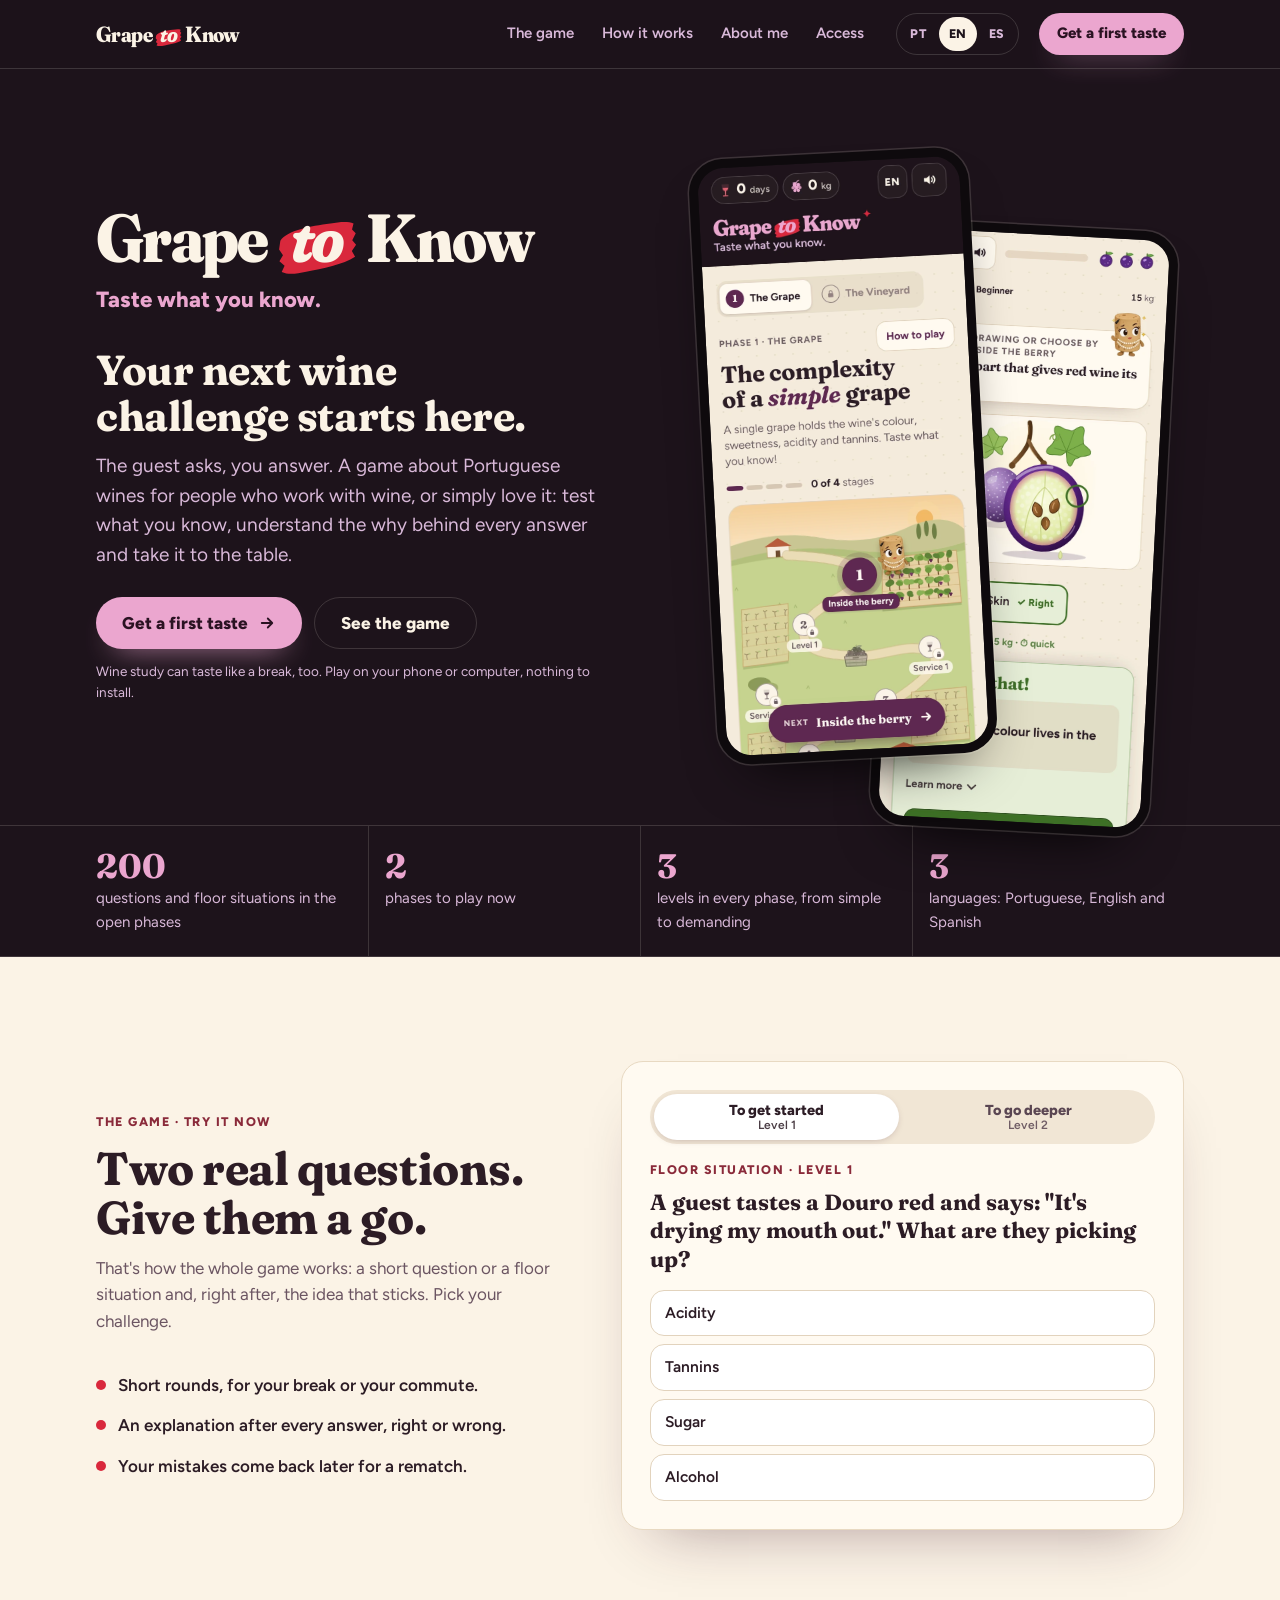
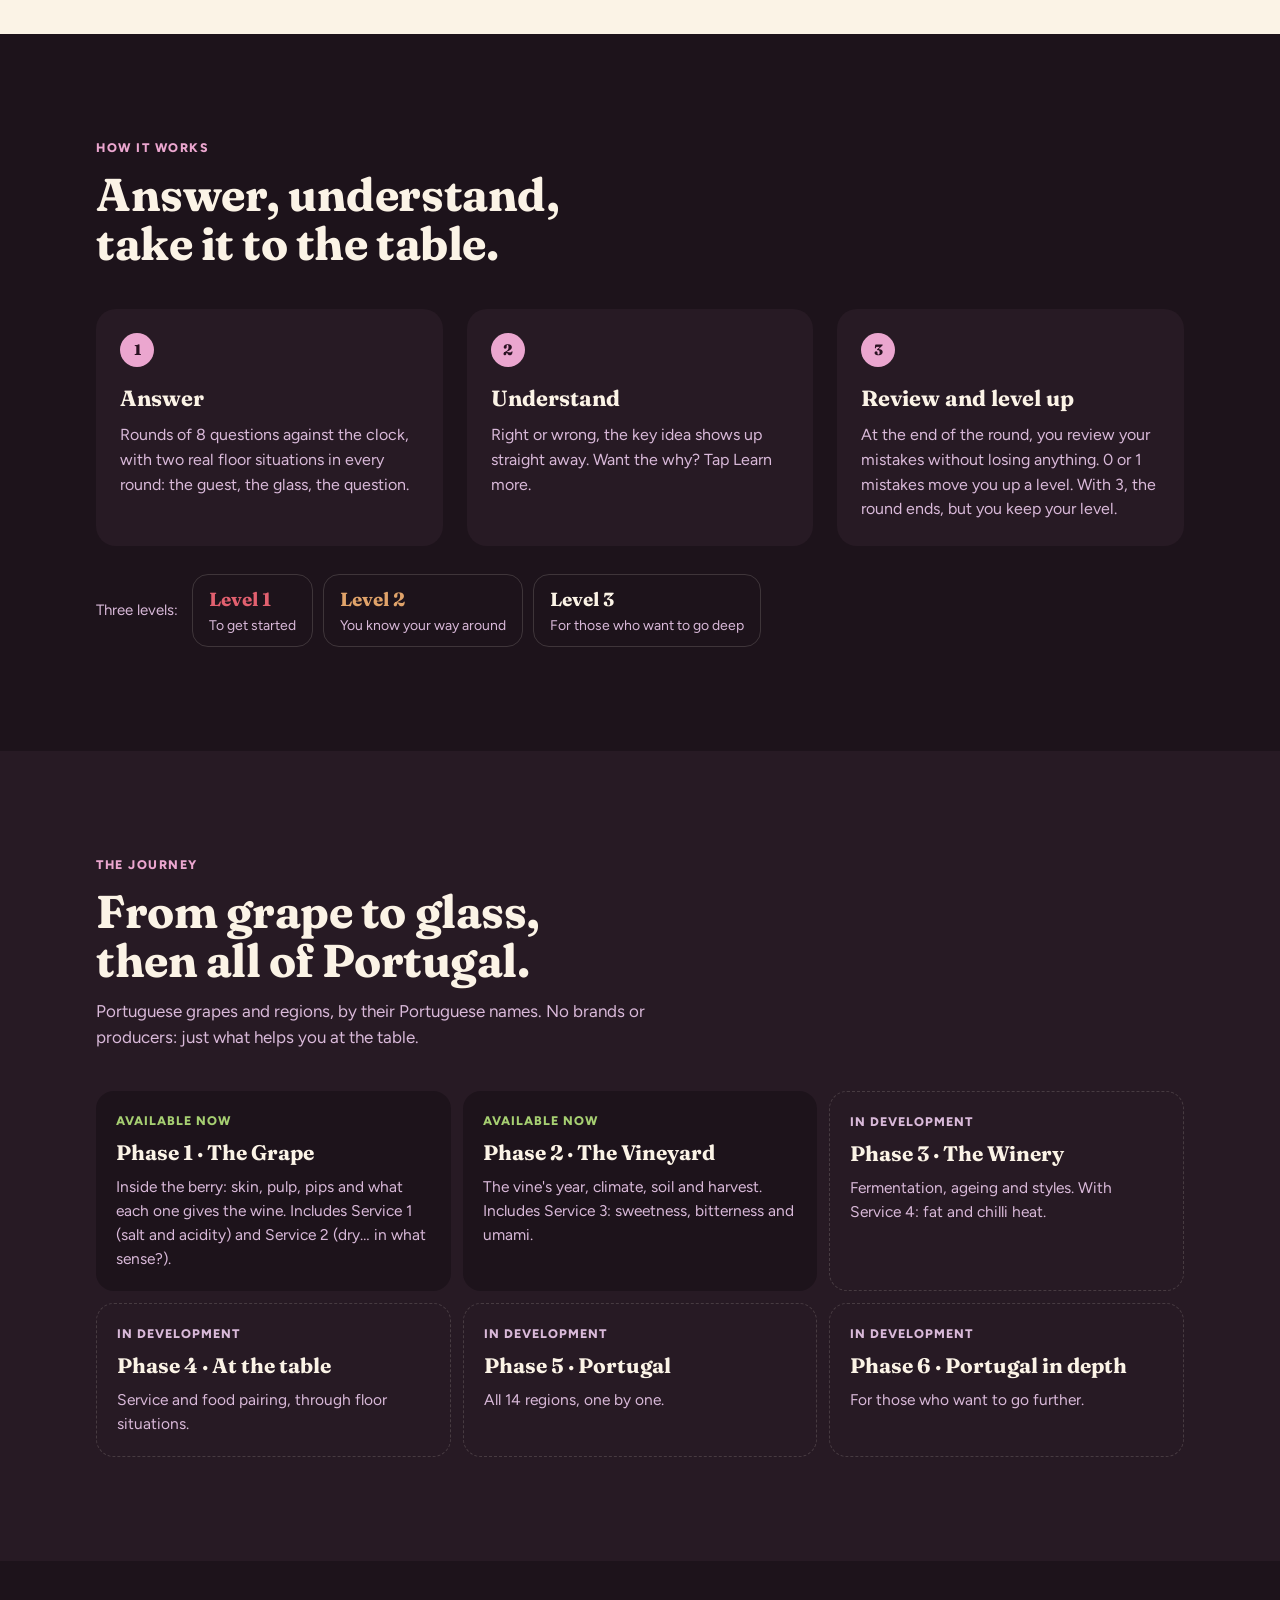
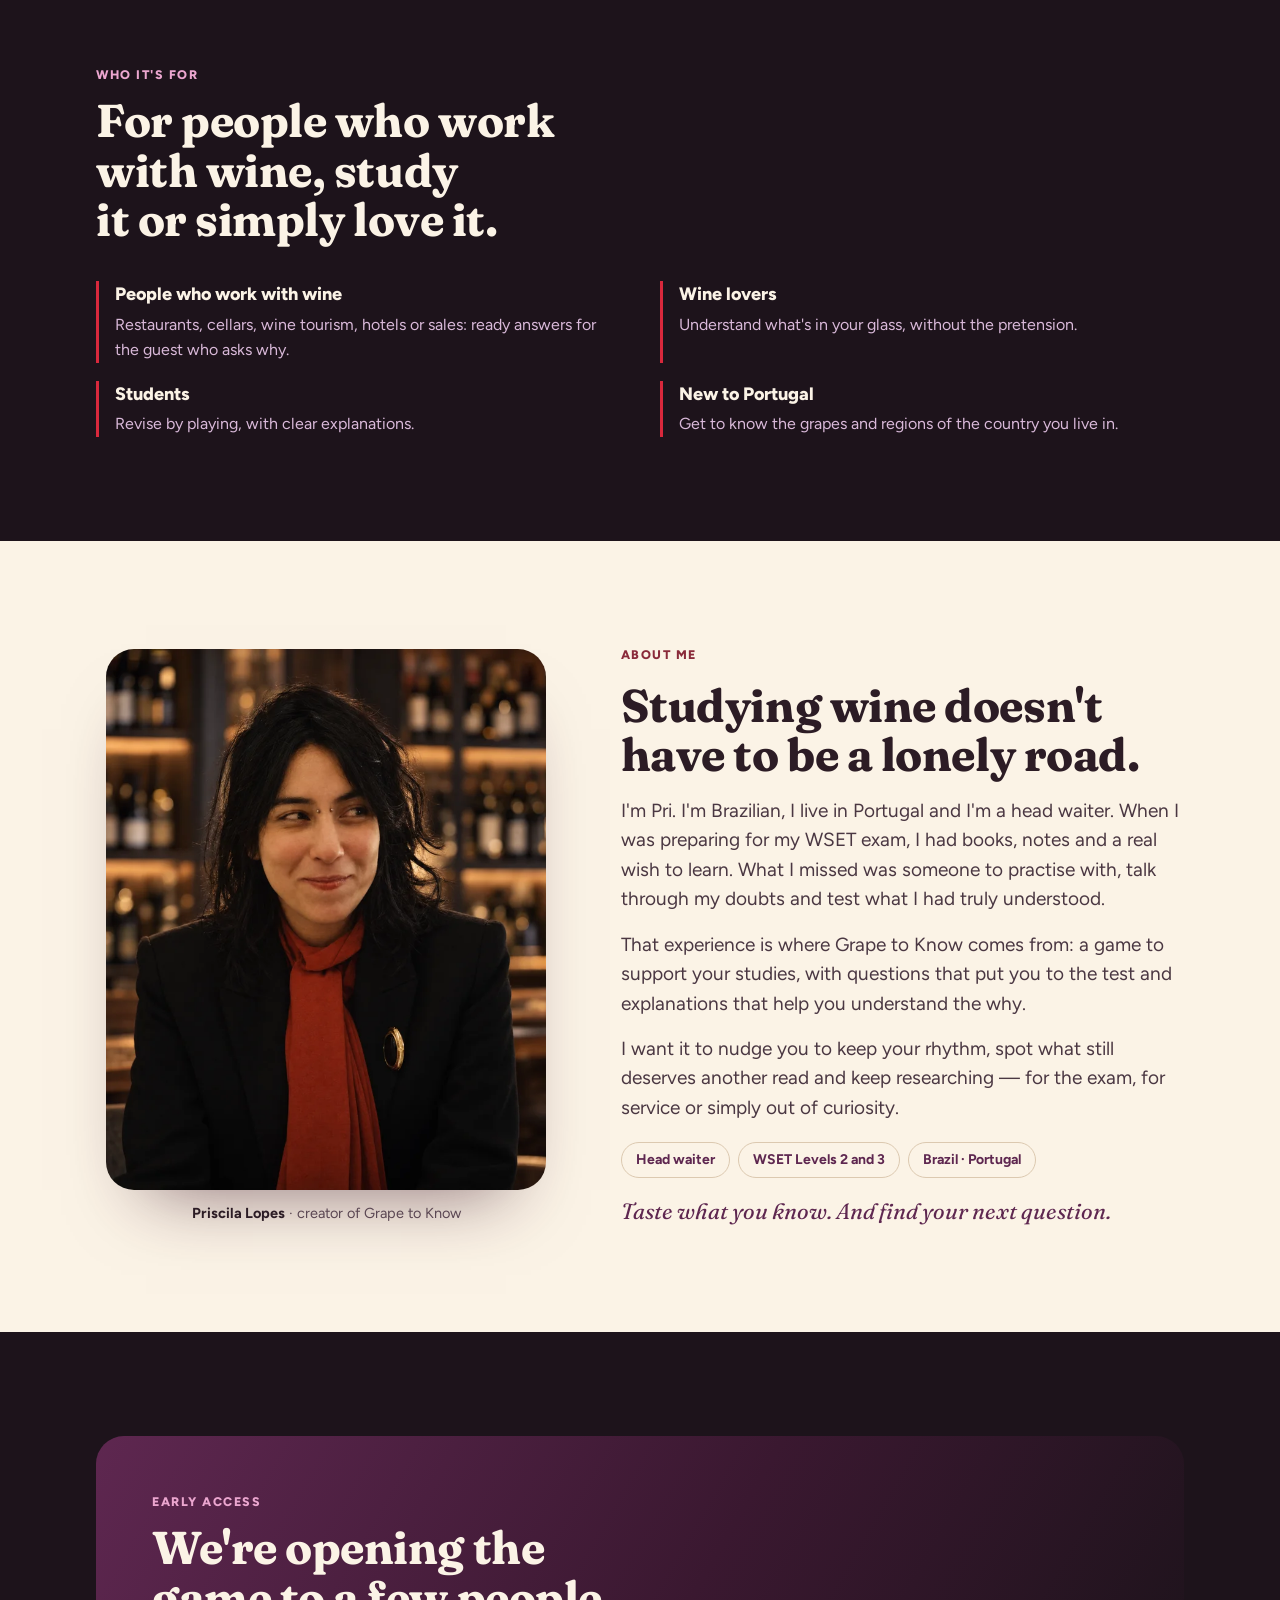
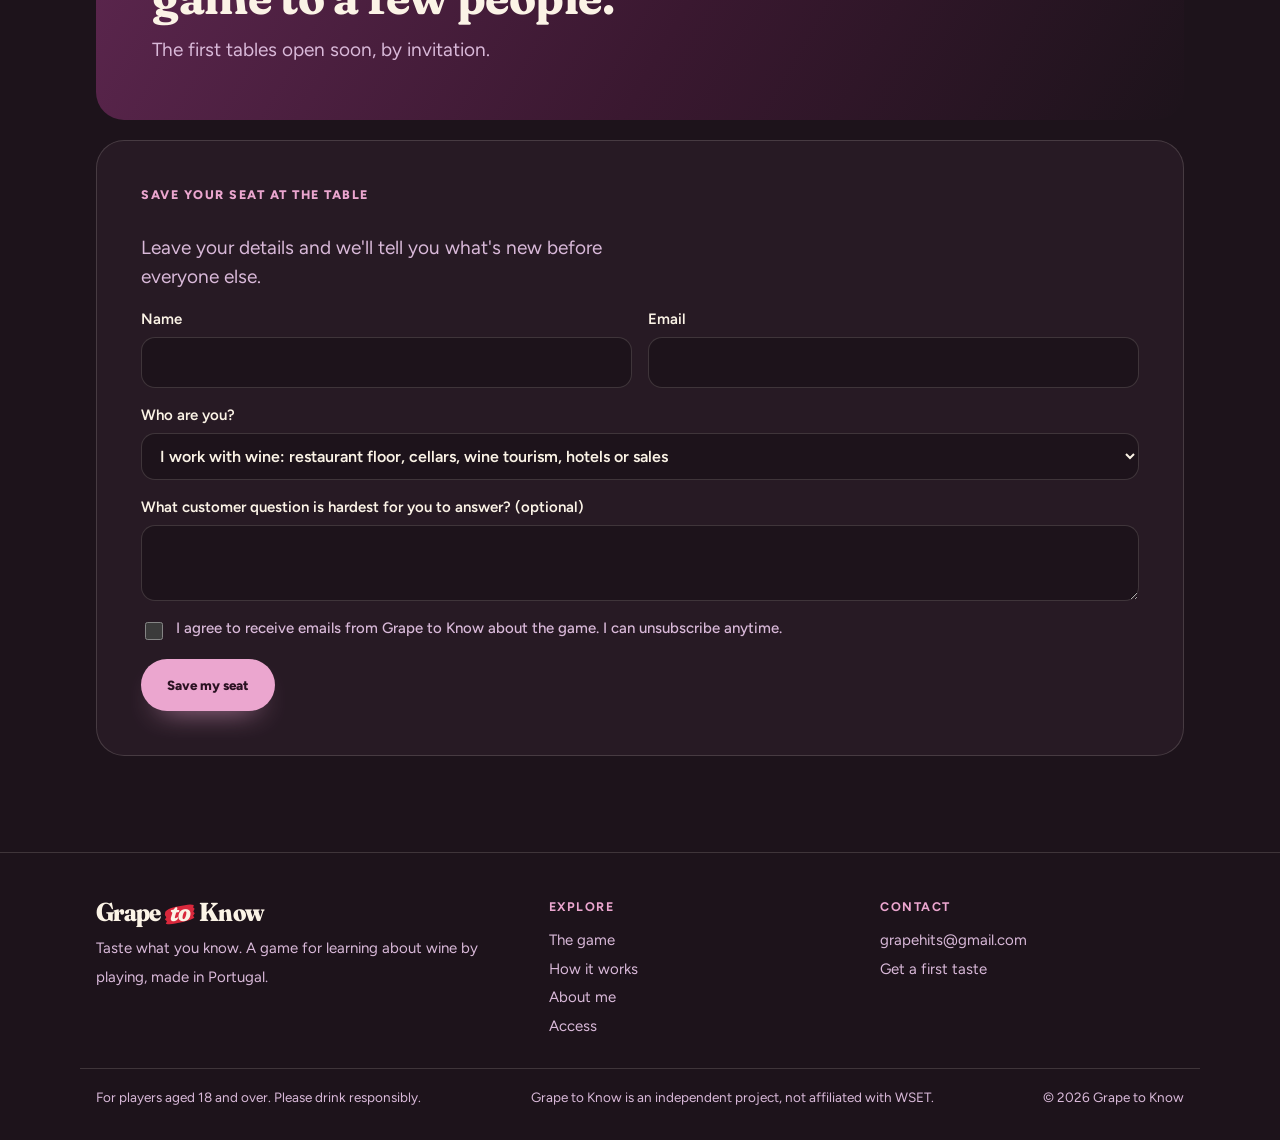
<file: index.html>
<!doctype html>
<html lang="pt-PT">
<meta charset="utf-8">
<meta name="viewport" content="width=device-width, initial-scale=1, viewport-fit=cover">
<meta name="description" content="Perguntas rápidas e situações reais de sala, das castas às regiões de Portugal. Para quem trabalha com vinho, estuda ou simplesmente gosta. Prova o que sabes.">
<title>Grape to Know · Prova o que sabes</title>
<link rel="canonical" href="https://grapetoknow.com/">
<meta name="theme-color" content="#1D131B">
<meta property="og:type" content="website">
<meta property="og:site_name" content="Grape to Know">
<meta property="og:url" content="https://grapetoknow.com/">
<meta property="og:title" content="Grape to Know · Prova o que sabes">
<meta property="og:description" content="Perguntas rápidas e situações reais de sala, das castas às regiões de Portugal. Para quem trabalha com vinho, estuda ou simplesmente gosta. Prova o que sabes.">
<meta property="og:image" content="https://grapetoknow.com/og.jpg">
<meta property="og:image:width" content="1200">
<meta property="og:image:height" content="630">
<meta property="og:locale" content="pt_PT">
<meta property="og:locale:alternate" content="en_GB">
<meta property="og:locale:alternate" content="es_ES">
<meta name="twitter:card" content="summary_large_image">
<script type="application/ld+json">{"@context":"https://schema.org","@graph":[{"@type":"WebSite","name":"Grape to Know","url":"https://grapetoknow.com/","inLanguage":["pt-PT","en","es"]},{"@type":"Organization","name":"Grape to Know","url":"https://grapetoknow.com/","email":"grapehits@gmail.com","slogan":"Prova o que sabes.","founder":{"@type":"Person","name":"Priscila Lopes"}}]}</script>
<meta name="claude:viewport-fit-sides" content="cover">
<link rel="preconnect" href="https://fonts.googleapis.com">
<link rel="preconnect" href="https://fonts.gstatic.com" crossorigin>
<link rel="stylesheet" href="https://fonts.googleapis.com/css2?family=Fraunces:ital,opsz,wght,SOFT,WONK@0,9..144,500..800,0..100,0..1;1,9..144,500..800,0..100,0..1&family=Figtree:wght@400;500;600;700;800&display=swap">
<style>
/* Layout: uma noite de wine bar. Menu fixo no topo, hero com o jogo real em dois telemóveis,
   secções a toda a largura que alternam ameixa escuro e creme, "Sobre mim" com a Ms. Cork, rodapé com colunas. */
:root{
  --bg:#1D131B; --bg-2:#271A24; --line:rgba(251,243,230,.15);
  --pink:#EBA6CF; --red:#D9283C; --cream:#FBF3E6; --cream-2:#F3E7D3; --ink:#2C1C25; --plum:#5E2750;
  --mauve:#D9B9D9; --good:#A6CF72;
  --display:"Fraunces","Iowan Old Style",Georgia,serif;
  --body:"Figtree",system-ui,-apple-system,"Segoe UI",sans-serif;
  color-scheme:dark;
}
*{box-sizing:border-box}
html{scroll-behavior:smooth;scroll-padding-top:76px}
body{background:var(--bg);color:var(--cream);font-family:var(--body);font-size:17px;line-height:1.55;margin:0;overflow-x:hidden}
a{color:inherit}
img{max-width:100%;display:block}
.wrap{max-width:1120px;margin:0 auto;padding-left:max(16px,env(safe-area-inset-left,0px));padding-right:max(16px,env(safe-area-inset-right,0px))}
h1,h2,h3{margin:0;text-wrap:balance}
h2{font-family:var(--display);font-weight:700;font-size:clamp(30px,5.6vw,46px);line-height:1.08;letter-spacing:-.01em;font-variation-settings:"SOFT" 50,"WONK" 1}
.eyebrow{font-size:12.5px;font-weight:800;letter-spacing:.12em;text-transform:uppercase;color:var(--pink)}
p{margin:0}
:focus-visible{outline:3px solid var(--pink);outline-offset:3px}

/* menu */
.top{position:sticky;top:0;z-index:20;background:rgba(29,19,27,.86);backdrop-filter:blur(12px);-webkit-backdrop-filter:blur(12px);border-bottom:1px solid var(--line)}
.top .wrap{display:flex;align-items:center;gap:20px;min-height:68px}
.marca{font-family:var(--display);font-weight:800;font-size:22px;line-height:1;letter-spacing:-.025em;color:var(--cream);text-decoration:none;white-space:nowrap;font-variation-settings:"SOFT" 50,"WONK" 1,"opsz" 144;display:inline-flex;align-items:baseline;column-gap:.2em}
.menu{display:flex;gap:4px;margin-left:auto}
.menu a{text-decoration:none;color:var(--mauve);font-weight:600;font-size:15px;padding:8px 12px;border-radius:999px}
.menu a:hover{color:var(--cream);background:rgba(251,243,230,.07)}
.lang{display:flex;gap:2px;border:1.5px solid var(--line);border-radius:999px;padding:3px}
.lang button{font:inherit;cursor:pointer;background:none;border:0;color:var(--mauve);font-weight:800;font-size:12.5px;letter-spacing:.05em;padding:6px 10px;border-radius:999px;min-height:34px}
.lang button[aria-pressed="true"]{background:var(--cream);color:var(--bg)}
.btn{display:inline-flex;align-items:center;justify-content:center;gap:10px;text-decoration:none;border-radius:999px;font-weight:800;min-height:52px;padding:0 26px;white-space:nowrap}
.btn-main{background:var(--pink);color:#2A1222;box-shadow:0 14px 30px -18px var(--pink)}
.btn-main:hover{background:#F3BEDD}
.btn-ghost{border:1.5px solid var(--line);color:var(--cream)}
.btn-ghost:hover{border-color:var(--pink)}
.btn svg{width:18px;height:18px}
.top .btn{min-height:42px;padding:0 18px;font-size:15px}

/* hero */
.hero{display:grid;grid-template-columns:1fr 1fr;gap:clamp(28px,5vw,64px);align-items:center;padding-block:clamp(36px,7vw,84px) clamp(40px,6vw,72px)}
.hero > *{min-width:0}
.logo{font-family:var(--display);font-weight:800;font-size:clamp(34px,10vw,68px);line-height:1;letter-spacing:-.025em;color:var(--cream);white-space:nowrap;
  font-variation-settings:"SOFT" 50,"WONK" 1,"opsz" 144;display:flex;flex-wrap:nowrap;align-items:baseline;column-gap:.2em}
.logo-to{position:relative;display:inline-block;font-style:italic;font-weight:700;padding:0 .14em;isolation:isolate;font-variation-settings:"SOFT" 100,"WONK" 1,"opsz" 144}
.logo-to span{position:relative;z-index:1}
.pincel{position:absolute;z-index:0;left:-.06em;top:.22em;width:calc(100% + .14em);height:.86em;transform:rotate(-5deg);fill:var(--red)}
.slogan{margin-top:.55em;font-weight:800;font-size:clamp(18px,3.6vw,22px);color:var(--pink)}
.hook{margin-top:clamp(20px,3.4vw,30px);font-family:var(--display);font-weight:700;font-size:clamp(28px,4.8vw,42px);line-height:1.1;letter-spacing:-.01em;font-variation-settings:"SOFT" 50,"WONK" 1}
.lede{margin-top:12px;color:var(--mauve);font-size:clamp(16.5px,2.2vw,19px);max-width:44ch}
.ctas{display:flex;flex-wrap:wrap;gap:12px;margin-top:28px}
.fine{font-size:13.5px;color:var(--mauve);margin-top:12px}

/* telemóveis */
.fones{position:relative;height:clamp(440px,52vw,600px)}
.fone{position:absolute;width:clamp(200px,24vw,280px);aspect-ratio:390/844;border-radius:34px;padding:9px;background:#0E0A0D;
  box-shadow:0 0 0 1.5px rgba(251,243,230,.14),0 30px 60px -34px #000}
.fone img{width:100%;height:100%;object-fit:cover;object-position:top;border-radius:26px}
.fone-a{left:6%;top:0;transform:rotate(-3deg);z-index:2}
.fone-b{right:4%;top:12%;transform:rotate(3deg)}

/* números */
.numeros{border-block:1px solid var(--line)}
.numeros ul{list-style:none;margin:0;padding:0;display:grid;grid-template-columns:repeat(4,1fr)}
.numeros li{padding:22px 16px;display:flex;flex-direction:column;gap:2px;border-left:1px solid var(--line)}
.numeros li:first-child{border-left:0;padding-left:0}
.numeros b{font-family:var(--display);font-size:clamp(26px,4vw,34px);font-weight:700;color:var(--pink);line-height:1.1}
.numeros span{color:var(--mauve);font-size:15px}
.numeros b.pq{font-size:clamp(19px,2.4vw,24px);line-height:1.5}

/* secções */
section.s{padding-block:clamp(56px,9vw,104px)}
.claro{background:var(--cream);color:var(--ink)}
.claro .eyebrow{color:#8A2A3A}
.claro .s-head p{color:#6B5562}
.meio{background:var(--bg-2)}
.s-head{display:flex;flex-direction:column;gap:12px;max-width:50ch}
.s-head p{color:var(--mauve)}
.duas{display:grid;grid-template-columns:.9fr 1.1fr;gap:clamp(28px,5vw,72px);align-items:center}
.duas > *{min-width:0}

/* pergunta de amostra */
.prova{background:#FFFAF1;color:var(--ink);border-radius:22px;padding:clamp(18px,3vw,28px);box-shadow:0 30px 60px -36px rgba(60,20,40,.45);border:1.5px solid #E8D9C2}
.prova .eyebrow{color:#8A2A3A}
.prova .q{font-family:var(--display);font-weight:700;font-size:clamp(18px,2.4vw,22px);line-height:1.3;margin-top:8px}
.ops{display:grid;gap:8px;margin-top:16px}
.op{font:inherit;cursor:pointer;text-align:left;background:#fff;color:var(--ink);border:1.5px solid #E2D3BD;border-radius:14px;padding:12px 14px;font-weight:600;font-size:15.5px;line-height:1.35;display:flex;gap:10px;align-items:flex-start}
.op:hover:not(:disabled){border-color:var(--plum)}
.op:disabled{cursor:default}
.op .m{margin-left:auto;flex:none;font-size:13px;font-weight:800}
.op.ok{border-color:#3E7027;background:#E6EED6}.op.ok .m{color:#3E7027}
.op.no{border-color:#A63A2B;background:#F7E2DA}.op.no .m{color:#A63A2B}
.res{margin-top:14px;border-radius:14px;background:#F1E1EA;padding:12px 14px}
.res b{display:block;font-family:var(--display);font-size:19px}
.res p{margin-top:4px;font-size:15px}
.res a{font-weight:800;color:var(--plum)}
.res-k{font-weight:700;margin-top:6px}
.res-acoes{display:flex;flex-wrap:wrap;gap:10px 18px;align-items:center;margin-top:12px}
.outro{font:inherit;cursor:pointer;background:var(--plum);color:#fff;border:0;border-radius:999px;padding:10px 16px;font-weight:800;font-size:15px;min-height:44px}
.outro:hover{background:#74335F}
.modo{display:flex;gap:6px;background:#F1E6D5;border-radius:999px;padding:4px;margin-bottom:16px}
.modo-b{font:inherit;cursor:pointer;flex:1;min-width:0;border:0;background:transparent;color:#5A4652;border-radius:999px;padding:8px 10px;font-weight:800;font-size:14.5px;min-height:44px;display:flex;flex-direction:column;align-items:center;line-height:1.15}
.modo-b small{font-weight:600;font-size:12px;opacity:.85}
.modo-b[aria-pressed="true"]{background:#fff;color:var(--ink);box-shadow:0 2px 8px -4px rgba(60,20,40,.4)}
.sr{position:absolute;width:1px;height:1px;overflow:hidden;clip:rect(0 0 0 0);white-space:nowrap}
.op:focus-visible,.modo-b:focus-visible,.outro:focus-visible,.res b:focus-visible{outline:3px solid var(--plum);outline-offset:2px}
.lista{list-style:none;margin:26px 0 0;padding:0;display:grid;gap:14px}
.lista li{display:flex;gap:12px;align-items:flex-start;font-weight:600}
.lista li::before{content:"";flex:none;width:10px;height:10px;margin-top:8px;border-radius:50%;background:var(--red)}

/* como funciona */
.passos{list-style:none;margin:40px 0 0;padding:0;display:grid;grid-template-columns:repeat(3,1fr);gap:clamp(14px,2.4vw,24px);counter-reset:p}
.passos li{background:var(--bg-2);border-radius:20px;padding:24px;display:flex;flex-direction:column;gap:8px;min-width:0;counter-increment:p}
.passos li::before{content:counter(p);font-family:var(--display);font-weight:800;font-size:15px;width:34px;height:34px;border-radius:50%;display:grid;place-items:center;background:var(--pink);color:#2A1222;margin-bottom:6px}
.passos h3{font-family:var(--display);font-size:22px;font-weight:700}
.passos p{color:var(--mauve);font-size:16px}
.niveis{display:flex;flex-wrap:wrap;gap:10px;margin-top:28px;align-items:center}
.niveis > span{color:var(--mauve);font-size:15px;margin-right:4px}
.nivel{display:flex;flex-direction:column;border:1.5px solid var(--line);border-radius:16px;padding:10px 16px;min-width:0}
.nivel b{font-family:var(--display);font-size:19px}
.nivel span{font-size:14px;color:var(--mauve)}
.n1 b{color:#E2606F}.n2 b{color:#E0A36A}.n3 b{color:var(--cream)}

/* fases */
.fases{list-style:none;margin:40px 0 0;padding:0;display:grid;grid-template-columns:repeat(3,1fr);gap:12px}
.fases li{background:var(--bg);border-radius:18px;padding:20px;display:flex;flex-direction:column;gap:6px;min-width:0}
.fases li b{font-family:var(--display);font-size:21px}
.fases li small{font-size:12.5px;font-weight:800;letter-spacing:.08em;text-transform:uppercase}
.fases li p{color:var(--mauve);font-size:15.5px}
.fases .ja small{color:var(--good)}
.fases .breve{background:transparent;border:1.5px dashed var(--line)}
.fases .breve small{color:var(--mauve)}

/* para quem */
.quem{display:grid;grid-template-columns:repeat(2,1fr);gap:18px 40px;margin-top:36px}
.quem div{display:flex;flex-direction:column;gap:4px;padding-left:16px;border-left:3px solid var(--red);min-width:0}
.quem b{font-weight:800;font-size:18px}
.quem span{color:var(--mauve);font-size:16px}

/* sobre mim */
.sobre-img{position:relative;max-width:440px;justify-self:center;width:100%}
.sobre-img img{border-radius:28px;width:100%;height:auto;aspect-ratio:720/884;object-fit:cover;box-shadow:0 40px 70px -40px rgba(60,20,40,.6)}
.sobre-img figcaption{margin-top:12px;font-size:14.5px;color:#5A4652;text-align:center}
.sobre-img figcaption b{color:var(--ink)}
.sobre-txt{display:flex;flex-direction:column;gap:16px}
.sobre-txt p{font-size:clamp(17px,2vw,19px);color:#4A3742;max-width:52ch}
.sobre-txt .ass{font-family:var(--display);font-style:italic;font-size:22px;color:var(--plum)}
.selos{display:flex;flex-wrap:wrap;gap:8px;margin-top:4px}
.selos span{border:1.5px solid #DCC9B0;border-radius:999px;padding:6px 14px;font-size:14px;font-weight:700;color:var(--plum)}

/* acesso */
.faixa{background:linear-gradient(120deg,#5E2750 0%,#3A1830 55%,#1D131B 100%);border-radius:28px;padding:clamp(28px,5vw,56px);display:flex;flex-wrap:wrap;gap:24px;align-items:center;justify-content:space-between}
.faixa > div{display:flex;flex-direction:column;gap:12px;max-width:52ch}
.faixa .lede{margin-top:0}

/* formulário testadores */
.form-t{margin-top:20px;background:var(--bg-2);border:1px solid var(--line);border-radius:28px;padding:clamp(24px,5vw,44px);display:grid;gap:16px}
.form-t .lede{color:var(--mauve)}
.form-t label{display:grid;gap:6px;font-weight:600;font-size:15px}
.form-t input[type=text],.form-t input[type=email],.form-t select,.form-t textarea{font:inherit;font-size:16px;color:var(--cream);background:var(--bg);border:1.5px solid var(--line);border-radius:14px;padding:12px 14px;width:100%}
.form-t textarea{min-height:76px;resize:vertical}
.form-t .ok{display:flex;gap:10px;align-items:flex-start;font-weight:500;color:var(--mauve)}
.form-t .ok input{margin-top:5px;width:18px;height:18px;flex:none;accent-color:var(--red)}
.form-t .duas{display:grid;gap:16px;grid-template-columns:repeat(auto-fit,minmax(220px,1fr))}
.form-t button{justify-self:start;font-family:var(--body);cursor:pointer;border:0}
.form-t .msg{font-weight:700;color:var(--good)}
.form-t .msg.erro{color:var(--pink)}
.form-t .feito-box{display:none}
.form-t.feito > *{display:none}
.form-t.feito > .feito-box{display:grid;gap:14px;justify-items:start;text-align:left}
.form-t .feito-box h3{font-family:var(--display);font-weight:700;font-size:clamp(28px,5vw,40px);line-height:1.1;color:var(--pink)}
.oculto{position:absolute;left:-9999px}

/* rodapé */
footer{border-top:1px solid var(--line);margin-top:clamp(56px,8vw,96px)}
.pe{display:grid;grid-template-columns:1.4fr 1fr 1fr;gap:28px;padding-block:44px 28px}
.pe h4{margin:0 0 10px;font-size:12.5px;letter-spacing:.12em;text-transform:uppercase;color:var(--pink)}
.pe p,.pe a{color:var(--mauve);font-size:15px;text-decoration:none;display:block;line-height:1.9}
.pe a:hover{color:var(--cream)}
.pe .marca{font-size:26px;display:inline-flex;margin-bottom:6px;color:var(--cream);line-height:1.2}
.pe-fim{border-top:1px solid var(--line);padding-block:18px 32px;display:flex;flex-wrap:wrap;gap:8px 24px;justify-content:space-between;color:var(--mauve);font-size:13.5px}

@media (max-width:960px){ .menu{display:none} }
@media (max-width:820px){
  .hero,.duas{grid-template-columns:1fr}
  .fones{height:470px;max-width:440px;width:100%;margin:0 auto}
  .fone{width:205px}
  .passos,.fases{grid-template-columns:1fr}
  .quem{grid-template-columns:1fr}
  .numeros ul{grid-template-columns:repeat(2,1fr)}
  .numeros li:nth-child(3){border-left:0;padding-left:0}
  .numeros li:nth-child(n+3){border-top:1px solid var(--line)}
  .pe{grid-template-columns:1fr 1fr}
  .pe > div:first-child{grid-column:1/-1}
  .sobre-img{max-width:300px}
}
@media (max-width:520px){
  .top .btn{display:none}
  .marca{font-size:20px}
  .fones{height:420px}
  .fone{width:178px;border-radius:28px;padding:7px}
  .fone img{border-radius:22px}
  .fone-a{left:0}.fone-b{right:0}
  .ctas .btn{flex:1 1 100%}
  .niveis{display:grid;grid-template-columns:repeat(3,1fr);gap:8px}
  .niveis > span{grid-column:1/-1}
  .nivel{padding:10px 12px}
  .lang button{min-height:40px;min-width:40px}
  .pe a{padding-block:7px;line-height:1.45}
  }
@media (prefers-reduced-motion:reduce){html{scroll-behavior:auto}*{transition:none!important;animation:none!important}}
</style>

<header class="top">
  <div class="wrap">
    <a class="marca" href="#topo" aria-label="Grape to Know"><span>Grape</span><i class="logo-to"><svg class="pincel" viewBox="0 0 120 60" preserveAspectRatio="none" aria-hidden="true"><path d="M6 20 C18 10 52 8 82 7 C96 6 108 6 116 9 L113 15 L118 19 L112 26 L117 31 L110 37 L114 43 C96 50 64 52 40 54 C26 55 14 56 4 52 L9 46 L2 41 L8 35 L3 29 Z"/></svg><span>to</span></i><span>Know</span></a>
    <nav class="menu" aria-label="Menu">
      <a href="#jogo" data-t="nav-jogo">O jogo</a>
      <a href="#como" data-t="nav-como">Como funciona</a>
      <a href="#sobre" data-t="nav-sobre">Sobre mim</a>
      <a href="#acesso" data-t="nav-acesso">Acesso</a>
    </nav>
    <div class="lang" role="group" aria-label="Idioma · Language · Idioma">
      <button type="button" id="l-pt" data-l="pt" aria-pressed="true">PT</button>
      <button type="button" id="l-en" data-l="en" aria-pressed="false">EN</button>
      <button type="button" id="l-es" data-l="es" aria-pressed="false">ES</button>
    </div>
    <a class="btn btn-main" href="#form-t" data-jogo data-t="jogar">Quero provar primeiro</a>
  </div>
</header>

<main id="topo">
  <div class="wrap hero">
    <div>
      <h1 class="logo" aria-label="Grape to Know"><span>Grape</span><i class="logo-to"><svg class="pincel" viewBox="0 0 120 60" preserveAspectRatio="none" aria-hidden="true"><path d="M6 20 C18 10 52 8 82 7 C96 6 108 6 116 9 L113 15 L118 19 L112 26 L117 31 L110 37 L114 43 C96 50 64 52 40 54 C26 55 14 56 4 52 L9 46 L2 41 L8 35 L3 29 Z"/></svg><span>to</span></i><span>Know</span></h1>
      <p class="slogan" data-t="slogan">Prova o que sabes.</p>
      <h2 class="hook" data-t="hook">O teu próximo desafio sobre vinho começa aqui.</h2>
      <p class="lede" data-t="lede">O cliente pergunta, tu respondes. Um jogo sobre vinhos portugueses para quem trabalha com vinho, ou simplesmente gosta: testa o que sabes, percebe o porquê de cada resposta e leva-o para a mesa.</p>
      <div class="ctas">
        <a class="btn btn-main" href="#form-t" data-jogo><span data-t="jogar">Quero provar primeiro</span><svg viewBox="0 0 24 24" aria-hidden="true"><path d="M5 12h13M13 6l6 6-6 6" fill="none" stroke="currentColor" stroke-width="2.4" stroke-linecap="round" stroke-linejoin="round"/></svg></a>
        <a class="btn btn-ghost" href="#jogo" data-t="ver">Ver o jogo</a>
      </div>
      <p class="fine" data-t="gratis">Estudar vinho também pode saber a intervalo. Joga no telemóvel ou no computador, sem instalar nada.</p>
    </div>
    <div class="fones">
      <div class="fone fone-a"><img src="[data-uri]" data-img="mapa" width="720" height="1558" data-ta="alt-mapa" alt="Ecrã do jogo: a vinha ilustrada com as etapas da Fase 1 e a Ms. Cork."></div>
      <div class="fone fone-b"><img src="[data-uri]" data-img="resposta" width="720" height="1558" data-ta="alt-resposta" alt="Ecrã do jogo: resposta certa sobre a película da uva, com a explicação em poucas palavras."></div>
    </div>
  </div>

  <div class="numeros"><div class="wrap"><ul>
    <li><b>200</b><span data-t="st1">perguntas e situações de sala nas fases abertas</span></li>
    <li><b>2</b><span data-t="st2">fases para jogar já</span></li>
    <li><b>3</b><span data-t="st3">níveis em cada fase, do mais simples ao mais exigente</span></li>
    <li><b>3</b><span data-t="st4">línguas: português, inglês e espanhol</span></li>
  </ul></div></div>

  <section class="s claro" id="jogo">
    <div class="wrap duas">
      <div class="s-head">
        <span class="eyebrow" data-t="jogo-eb">O jogo · prova já</span>
        <h2 data-t="jogo-h">Duas perguntas a sério. Tenta.</h2>
        <p data-t="jogo-p">É assim em todo o jogo: uma pergunta curta ou uma situação de sala e, logo a seguir, a ideia que fica. Escolhe o teu desafio.</p>
        <ul class="lista">
          <li data-t="jogo-l1">Rondas curtas, para jogar no intervalo ou no metro.</li>
          <li data-t="jogo-l2">Explicação depois de cada resposta, certa ou errada.</li>
          <li data-t="jogo-l3">Os teus erros voltam mais tarde, para a desforra.</li>
        </ul>
      </div>
      <div class="prova" aria-labelledby="pq">
        <div class="modo" role="group" data-ta-label="modo-label">
          <button type="button" class="modo-b" data-modo="0" aria-pressed="true"><span data-t="modo-0">Para começar</span><small data-t="lv1">Nível 1</small></button>
          <button type="button" class="modo-b" data-modo="1" aria-pressed="false"><span data-t="modo-1">Para aprofundar</span><small data-t="lv2">Nível 2</small></button>
        </div>
        <div class="eyebrow" id="prova-eb"></div>
        <p class="q" id="pq"></p>
        <div class="ops" id="ops" role="group"></div>
        <div id="anuncio" class="sr" aria-live="polite"></div>
        <div class="res" id="res" hidden><b id="res-t" tabindex="-1"></b><p class="res-k" id="res-k"></p><p id="res-p"></p><div class="res-acoes"><button type="button" class="outro" id="outro"></button><a href="#form-t" data-jogo data-t="mais">Quero mais perguntas →</a><a href="#" id="desafia" target="_blank" rel="noopener" data-t="desafia">Desafia um colega</a></div></div>
      </div>
    </div>
  </section>

  <section class="s" id="como">
    <div class="wrap">
      <div class="s-head"><span class="eyebrow" data-t="como-eb">Como funciona</span><h2 data-t="como-h">Responde, percebe, leva para a mesa.</h2></div>
      <ol class="passos">
        <li><h3 data-t="c1-h">Responde</h3><p data-t="c1-p">Rondas de 8 perguntas, com tempo a contar e duas situações reais de sala em cada ronda: o cliente, o copo, a dúvida.</p></li>
        <li><h3 data-t="c2-h">Percebe</h3><p data-t="c2-p">Certa ou errada, a ideia essencial aparece logo. Quem quer o porquê toca em Saber mais.</p></li>
        <li><h3 data-t="c3-h">Revê e sobe</h3><p data-t="c3-p">No fim da ronda, revês os erros sem perder nada. Com 0 ou 1 erro sobes de nível. Com 3, a ronda acaba, mas o nível fica.</p></li>
      </ol>
      <div class="niveis">
        <span data-t="niveis">Três níveis:</span>
        <div class="nivel n1"><b data-t="lv1">Nível 1</b><span data-t="n1">Para começar</span></div>
        <div class="nivel n2"><b data-t="lv2">Nível 2</b><span data-t="n2">Já percebes do assunto</span></div>
        <div class="nivel n3"><b data-t="lv3">Nível 3</b><span data-t="n3">Para quem quer ir a fundo</span></div>
      </div>
    </div>
  </section>

  <section class="s meio" id="fases">
    <div class="wrap">
      <div class="s-head"><span class="eyebrow" data-t="fases-eb">O caminho</span><h2 data-t="fases-h">Da uva ao copo, e depois Portugal inteiro.</h2><p data-t="fases-p">Castas e regiões portuguesas, com nomes portugueses. Sem marcas nem produtores: só o que te serve à mesa.</p></div>
      <ul class="fases">
        <li class="ja"><small data-t="ja">Já disponível</small><b data-t="f1">Fase 1 · A Uva</b><p data-t="f1-p">O bago por dentro: película, polpa, grainhas e o que cada uma dá ao vinho. Inclui o Serviço 1 (sal e acidez) e o Serviço 2 (seco… em que sentido?).</p></li>
        <li class="ja"><small data-t="ja">Já disponível</small><b data-t="f2">Fase 2 · A Vinha</b><p data-t="f2-p">O ano da videira, o clima, o solo e a vindima. Inclui o Serviço 3: doçura, amargo e umami.</p></li>
        <li class="breve"><small data-t="breve">Em desenvolvimento</small><b data-t="f3">Fase 3 · A Adega</b><p data-t="f3-p">Fermentação, estágio e estilos. Com o Serviço 4: gordura e picante.</p></li>
        <li class="breve"><small data-t="breve">Em desenvolvimento</small><b data-t="f4">Fase 4 · À mesa</b><p data-t="f4-p">Serviço e harmonização, em situações de sala.</p></li>
        <li class="breve"><small data-t="breve">Em desenvolvimento</small><b data-t="f5">Fase 5 · Portugal</b><p data-t="f5-p">As 14 regiões, uma a uma.</p></li>
        <li class="breve"><small data-t="breve">Em desenvolvimento</small><b data-t="f6">Fase 6 · Portugal a fundo</b><p data-t="f6-p">Para quem quer ir mais longe.</p></li>
      </ul>
    </div>
  </section>

  <section class="s" id="quem">
    <div class="wrap">
      <div class="s-head"><span class="eyebrow" data-t="quem-eb">Para quem</span><h2 data-t="quem-h">Para quem trabalha com vinho, estuda ou simplesmente gosta.</h2></div>
      <div class="quem">
        <div><b data-t="q1">Quem trabalha com vinho</b><span data-t="q1-p">Sala, caves, enoturismo, hotelaria ou comercial: respostas prontas para o cliente que pergunta o porquê.</span></div>
        <div><b data-t="q2">Amantes de vinho</b><span data-t="q2-p">Perceber o que está no copo, sem pretensão.</span></div>
        <div><b data-t="q3">Estudantes</b><span data-t="q3-p">Rever matéria a jogar, com explicações claras.</span></div>
        <div><b data-t="q4">Quem chegou a Portugal</b><span data-t="q4-p">Conhecer as castas e as regiões do país onde vives.</span></div>
      </div>
    </div>
  </section>

  <section class="s claro" id="sobre">
    <div class="wrap duas">
      <figure class="sobre-img" style="margin:0">
        <img src="[data-uri]" width="720" height="884" data-ta="alt-eu" alt="Priscila Lopes, criadora do Grape to Know, num bar de vinhos, de casaco preto e lenço cor de tijolo.">
        <figcaption><b>Priscila Lopes</b> · <span data-t="cork-cap">criadora do Grape to Know</span></figcaption>
      </figure>
      <div class="sobre-txt">
        <span class="eyebrow" data-t="sobre-eb">Sobre mim</span>
        <h2 data-t="sobre-h">Estudar vinho não tem de ser um caminho solitário.</h2>
        <p data-t="sobre-p1">Sou a Pri. Sou brasileira, vivo em Portugal e sou chefe de sala. Quando me preparei para o exame WSET, tinha livros, apontamentos e vontade de aprender. Senti falta de alguém com quem praticar, discutir dúvidas e testar o que tinha realmente compreendido.</p>
        <p data-t="sobre-p2">Foi dessa experiência que nasceu o Grape to Know: um jogo para apoiar o estudo, com perguntas que te põem à prova e explicações que ajudam a perceber o porquê.</p>
        <p data-t="sobre-p3">Quero que seja um incentivo para manteres o ritmo, reconheceres o que ainda merece outra leitura e continuares a pesquisar — para o exame, para o serviço ou pela curiosidade de saber mais.</p>
        <div class="selos"><span data-t="sobre-s1">Chefe de sala</span><span data-t="sobre-s2">WSET Nível 2 e 3</span><span data-t="sobre-s3">Brasil · Portugal</span></div>
        <p class="ass" data-t="sobre-ass">Prova o que sabes. E descobre a tua próxima pergunta.</p>
      </div>
    </div>
  </section>

  <section class="s" id="acesso" style="padding-bottom:0">
    <div class="wrap">
      <div class="faixa">
        <div>
          <span class="eyebrow" data-t="acesso-eb">Acesso antecipado</span>
          <h2 data-t="acesso-h">Estamos a abrir o jogo a poucas pessoas.</h2>
          <p class="lede" data-t="acesso-p">As primeiras mesas abrem em breve, por convite.</p>
        </div>
        <a class="btn btn-main" href="#form-t" data-jogo data-t="jogar">Quero provar primeiro</a>
      </div>

      <form class="form-t" id="form-t" name="testadores" method="POST" data-netlify="true" netlify-honeypot="bot-field">
        <input type="hidden" name="form-name" value="testadores">
        <input type="hidden" name="lingua" id="f-lingua" value="pt">
        <p class="oculto"><label>Não preencher <input name="bot-field" tabindex="-1" autocomplete="off"></label></p>
        <h3 class="eyebrow" data-t="f-h">Reserva o teu lugar à mesa</h3>
        <p class="lede" data-t="f-p">Deixa o teu contacto e avisamos-te das novidades antes de toda a gente.</p>
        <div class="duas">
          <label><span data-t="f-nome">Nome</span><input type="text" name="nome" required autocomplete="name"></label>
          <label><span data-t="f-email">Email</span><input type="email" name="email" required autocomplete="email"></label>
        </div>
        <label><span data-t="f-perfil">Quem és?</span><select name="perfil" required>
          <option value="Trabalho com vinho" data-t="f-p1">Trabalho com vinho: sala, caves, enoturismo, hotelaria ou comercial</option>
          <option value="Estudo vinho" data-t="f-p2">Estudo vinho</option>
          <option value="Gosto de vinho" data-t="f-p3">Gosto de vinho</option>
          <option value="Outro" data-t="f-p4">Outro</option>
        </select></label>
        <label><span data-t="f-perg">Que pergunta de um cliente te custa mais responder? (opcional)</span><textarea name="pergunta-dificil" maxlength="400"></textarea></label>
        <label class="ok"><input type="checkbox" name="consentimento" value="sim" required><span data-t="f-ok">Aceito receber emails da Grape to Know sobre o jogo. Posso cancelar quando quiser.</span></label>
        <button type="submit" class="btn btn-main" data-t="f-enviar">Guardar o meu lugar</button>
        <p class="msg" id="f-msg" role="status" hidden></p>
        <div class="feito-box" role="status">
          <h3 id="f-feito-h" tabindex="-1" data-t="f-feito-h">Estás na lista!</h3>
          <p class="lede" data-t="f-feito-p">Quando a tua mesa estiver pronta, és das primeiras pessoas a saber.</p>
          <a class="btn btn-main" href="#form-t" data-jogo data-t="f-feito-btn">Prova o que sabes</a>
        </div>
      </form>
    </div>
  </section>
</main>

<footer>
  <div class="wrap pe">
    <div>
      <a class="marca" href="#topo" aria-label="Grape to Know"><span>Grape</span><i class="logo-to"><svg class="pincel" viewBox="0 0 120 60" preserveAspectRatio="none" aria-hidden="true"><path d="M6 20 C18 10 52 8 82 7 C96 6 108 6 116 9 L113 15 L118 19 L112 26 L117 31 L110 37 L114 43 C96 50 64 52 40 54 C26 55 14 56 4 52 L9 46 L2 41 L8 35 L3 29 Z"/></svg><span>to</span></i><span>Know</span></a>
      <p data-t="foot-tag">Prova o que sabes. Um jogo para aprender sobre vinho a jogar, feito em Portugal.</p>
    </div>
    <div>
      <h4 data-t="foot-nav">Explorar</h4>
      <a href="#jogo" data-t="nav-jogo">O jogo</a>
      <a href="#como" data-t="nav-como">Como funciona</a>
      <a href="#sobre" data-t="nav-sobre">Sobre mim</a>
      <a href="#acesso" data-t="nav-acesso">Acesso</a>
    </div>
    <div>
      <h4 data-t="foot-contacto">Contacto</h4>
      <a href="mailto:grapehits@gmail.com">grapehits@gmail.com</a>
      <a href="#form-t" data-jogo data-t="jogar">Quero provar primeiro</a>
    </div>
  </div>
  <div class="wrap pe-fim"><span data-t="maiores">Jogo para maiores de 18. Bebe com moderação.</span><span data-t="wset-nota">O Grape to Know é um projeto independente, sem ligação ao WSET.</span><span>© 2026 Grape to Know</span></div>
</footer>

<script>
const T = {
 pt:{
  "meta-title":"Grape to Know · Prova o que sabes", "meta-desc":"Perguntas rápidas e situações reais de sala, das castas às regiões de Portugal. Para quem trabalha com vinho, estuda ou simplesmente gosta. Prova o que sabes.",
  "anuncio-no":"Errado. {1}",
  "anuncio-ok":"Certo. {1}",
  "certa-era":"Resposta certa: {1}.",
  "outro-1":"Experimentar o desafio para começar",
  "outro-0":"Experimentar o desafio para aprofundar",
  "eb-1":"Situação de sala · Nível 2",
  "eb-0":"Situação de sala · Nível 1",
  "modo-label":"Escolhe o desafio",
  "modo-1":"Para aprofundar",
  "modo-0":"Para começar",
  "sobre-p3":"Quero que seja um incentivo para manteres o ritmo, reconheceres o que ainda merece outra leitura e continuares a pesquisar — para o exame, para o serviço ou pela curiosidade de saber mais.",
  "nav-jogo":"O jogo",
  "nav-como":"Como funciona",
  "nav-sobre":"Sobre mim",
  "nav-acesso":"Acesso",
  "ver":"Ver o jogo",
  "selo":"Feito em Portugal",
  "st1":"perguntas e situações de sala nas fases abertas",
  "st2":"fases para jogar já",
  "st3":"níveis em cada fase, do mais simples ao mais exigente",
  "st4":"línguas: português, inglês e espanhol",
  "jogo-eb":"O jogo · prova já",
  "jogo-h":"Duas perguntas a sério. Tenta.",
  "jogo-p":"É assim em todo o jogo: uma pergunta curta ou uma situação de sala e, logo a seguir, a ideia que fica. Escolhe o teu desafio.",
  "jogo-l1":"Rondas curtas, para jogar no intervalo ou no metro.",
  "jogo-l2":"Explicação depois de cada resposta, certa ou errada.",
  "jogo-l3":"Os teus erros voltam mais tarde, para a desforra.",
  "niveis":"Três níveis:",
  "sobre-eb":"Sobre mim",
  "sobre-h":"Estudar vinho não tem de ser um caminho solitário.",
  "sobre-p1":"Sou a Pri. Sou brasileira, vivo em Portugal e sou chefe de sala. Quando me preparei para o exame WSET, tinha livros, apontamentos e vontade de aprender. Senti falta de alguém com quem praticar, discutir dúvidas e testar o que tinha realmente compreendido.",
  "sobre-p2":"Foi dessa experiência que nasceu o Grape to Know: um jogo para apoiar o estudo, com perguntas que te põem à prova e explicações que ajudam a perceber o porquê.",
  "sobre-s1":"Chefe de sala",
  "sobre-s2":"WSET Nível 2 e 3",
  "sobre-s3":"Brasil · Portugal",
  "sobre-ass":"Prova o que sabes. E descobre a tua próxima pergunta.",
  "cork-cap":"criadora do Grape to Know",
  "foot-tag":"Prova o que sabes. Um jogo para aprender sobre vinho a jogar, feito em Portugal.",
  "foot-nav":"Explorar",
  "foot-contacto":"Contacto",
  "alt-mapa":"Ecrã do jogo: a vinha ilustrada com as etapas da Fase 1 e a Ms. Cork.",
  "alt-resposta":"Ecrã do jogo: resposta certa sobre a película da uva, com a explicação em poucas palavras.",
  "alt-eu":"Priscila Lopes, criadora do Grape to Know, num bar de vinhos, de casaco preto e lenço cor de tijolo.",
  slogan:"Prova o que sabes.", hook:"O teu próximo desafio sobre vinho começa aqui.",
  lede:"O cliente pergunta, tu respondes. Um jogo sobre vinhos portugueses para quem trabalha com vinho, ou simplesmente gosta: testa o que sabes, percebe o porquê de cada resposta e leva-o para a mesa.",
  jogar:"Quero provar primeiro", gratis:"Estudar vinho também pode saber a intervalo. Joga no telemóvel ou no computador, sem instalar nada.",
  "prova-eb":"Situação de sala · prova já", mais:"Quero mais perguntas →", desafia:"Desafia um colega", "desafia-txt":"Achas que sabes responder? {1}",
  certo:"Oh yeah! That was GRAPE TO KNOW!", errado:"Corked!",
  "como-eb":"Como funciona", "como-h":"Responde, percebe, leva para a mesa.",
  "c1-h":"Responde", "c1-p":"Rondas de 8 perguntas, com tempo a contar e duas situações reais de sala em cada ronda: o cliente, o copo, a dúvida.",
  "c2-h":"Percebe", "c2-p":"Certa ou errada, a ideia essencial aparece logo. Quem quer o porquê toca em Saber mais.",
  "c3-h":"Revê e sobe", "c3-p":"No fim da ronda, revês os erros sem perder nada. Com 0 ou 1 erro sobes de nível. Com 3, a ronda acaba, mas o nível fica.",
  lv1:"Nível 1", lv2:"Nível 2", lv3:"Nível 3",
  n1:"Para começar", n2:"Já percebes do assunto", n3:"Para quem quer ir a fundo",
  "fases-eb":"O caminho", "fases-h":"Da uva ao copo, e depois Portugal inteiro.",
  "fases-p":"Castas e regiões portuguesas, com nomes portugueses. Sem marcas nem produtores: só o que te serve à mesa.",
  ja:"Já disponível", breve:"Em desenvolvimento",
  f1:"Fase 1 · A Uva", "f1-p":"O bago por dentro: película, polpa, grainhas e o que cada uma dá ao vinho. Inclui o Serviço 1 (sal e acidez) e o Serviço 2 (seco… em que sentido?).",
  f2:"Fase 2 · A Vinha", "f2-p":"O ano da videira, o clima, o solo e a vindima. Inclui o Serviço 3: doçura, amargo e umami.",
  f3:"Fase 3 · A Adega", "f3-p":"Fermentação, estágio e estilos. Com o Serviço 4: gordura e picante.",
  f4:"Fase 4 · À mesa", "f4-p":"Serviço e harmonização, em situações de sala.",
  f5:"Fase 5 · Portugal", "f5-p":"As 14 regiões, uma a uma.",
  f6:"Fase 6 · Portugal a fundo", "f6-p":"Para quem quer ir mais longe.",
  "quem-eb":"Para quem", "quem-h":"Para quem trabalha com vinho, estuda ou simplesmente gosta.",
  q1:"Quem trabalha com vinho", "q1-p":"Sala, caves, enoturismo, hotelaria ou comercial: respostas prontas para o cliente que pergunta o porquê.",
  q2:"Amantes de vinho", "q2-p":"Perceber o que está no copo, sem pretensão.",
  q3:"Estudantes", "q3-p":"Rever matéria a jogar, com explicações claras.",
  q4:"Quem chegou a Portugal", "q4-p":"Conhecer as castas e as regiões do país onde vives.",
  "acesso-eb":"Acesso antecipado", "acesso-h":"Estamos a abrir o jogo a poucas pessoas.",
  "f-feito-h":"Estás na lista!", "f-feito-p":"Quando a tua mesa estiver pronta, és das primeiras pessoas a saber.", "f-feito-btn":"Prova o que sabes", "f-h":"Reserva o teu lugar à mesa", "f-p":"Deixa o teu contacto e avisamos-te das novidades antes de toda a gente.", "f-nome":"Nome", "f-email":"Email", "f-perfil":"Quem és?", "f-p1":"Trabalho com vinho: sala, caves, enoturismo, hotelaria ou comercial", "f-p2":"Estudo vinho", "f-p3":"Gosto de vinho", "f-p4":"Outro", "f-perg":"Que pergunta de um cliente te custa mais responder? (opcional)", "f-ok":"Aceito receber emails da Grape to Know sobre o jogo. Posso cancelar quando quiser.", "f-enviar":"Guardar o meu lugar", "f-obrigado":"Obrigada! Estás na lista. Vemo-nos no jogo.", "f-erro":"Não foi possível enviar. Tenta outra vez ou escreve para grapehits@gmail.com.", "acesso-p":"As primeiras mesas abrem em breve, por convite.",
  maiores:"Jogo para maiores de 18. Bebe com moderação.", "wset-nota":"O Grape to Know é um projeto independente, sem ligação ao WSET."
 },
 en:{
  "meta-title":"Grape to Know · Taste what you know", "meta-desc":"Quick questions and real service situations, from grape varieties to the regions of Portugal. For people who work with wine, study it or simply love it. Taste what you know.",
  "anuncio-no":"Wrong. {1}",
  "anuncio-ok":"Correct. {1}",
  "certa-era":"Right answer: {1}.",
  "outro-1":"Try the starter challenge",
  "outro-0":"Try the deeper challenge",
  "eb-1":"Floor situation · Level 2",
  "eb-0":"Floor situation · Level 1",
  "modo-label":"Pick a challenge",
  "modo-1":"To go deeper",
  "modo-0":"To get started",
  "sobre-p3":"I want it to nudge you to keep your rhythm, spot what still deserves another read and keep researching — for the exam, for service or simply out of curiosity.",
  "nav-jogo":"The game",
  "nav-como":"How it works",
  "nav-sobre":"About me",
  "nav-acesso":"Access",
  "ver":"See the game",
  "selo":"Made in Portugal",
  "st1":"questions and floor situations in the open phases",
  "st2":"phases to play now",
  "st3":"levels in every phase, from simple to demanding",
  "st4":"languages: Portuguese, English and Spanish",
  "jogo-eb":"The game · try it now",
  "jogo-h":"Two real questions. Give them a go.",
  "jogo-p":"That's how the whole game works: a short question or a floor situation and, right after, the idea that sticks. Pick your challenge.",
  "jogo-l1":"Short rounds, for your break or your commute.",
  "jogo-l2":"An explanation after every answer, right or wrong.",
  "jogo-l3":"Your mistakes come back later for a rematch.",
  "niveis":"Three levels:",
  "sobre-eb":"About me",
  "sobre-h":"Studying wine doesn't have to be a lonely road.",
  "sobre-p1":"I'm Pri. I'm Brazilian, I live in Portugal and I'm a head waiter. When I was preparing for my WSET exam, I had books, notes and a real wish to learn. What I missed was someone to practise with, talk through my doubts and test what I had truly understood.",
  "sobre-p2":"That experience is where Grape to Know comes from: a game to support your studies, with questions that put you to the test and explanations that help you understand the why.",
  "sobre-s1":"Head waiter",
  "sobre-s2":"WSET Levels 2 and 3",
  "sobre-s3":"Brazil · Portugal",
  "sobre-ass":"Taste what you know. And find your next question.",
  "cork-cap":"creator of Grape to Know",
  "foot-tag":"Taste what you know. A game for learning about wine by playing, made in Portugal.",
  "foot-nav":"Explore",
  "foot-contacto":"Contact",
  "alt-mapa":"Game screen: the illustrated vineyard with the Phase 1 stages and Ms. Cork.",
  "alt-resposta":"Game screen: a correct answer about the grape's skin, with the explanation in a few words.",
  "alt-eu":"Priscila Lopes, creator of Grape to Know, in a wine bar, wearing a black blazer and a brick-red scarf.",
  slogan:"Taste what you know.", hook:"Your next wine challenge starts here.",
  lede:"The guest asks, you answer. A game about Portuguese wines for people who work with wine, or simply love it: test what you know, understand the why behind every answer and take it to the table.",
  jogar:"Get a first taste", gratis:"Wine study can taste like a break, too. Play on your phone or computer, nothing to install.",
  "prova-eb":"Floor situation · try it now", mais:"I want more questions →", desafia:"Challenge a colleague", "desafia-txt":"Think you know the answer? {1}",
  certo:"Oh yeah! That was GRAPE TO KNOW!", errado:"Corked!",
  "como-eb":"How it works", "como-h":"Answer, understand, take it to the table.",
  "c1-h":"Answer", "c1-p":"Rounds of 8 questions against the clock, with two real floor situations in every round: the guest, the glass, the question.",
  "c2-h":"Understand", "c2-p":"Right or wrong, the key idea shows up straight away. Want the why? Tap Learn more.",
  "c3-h":"Review and level up", "c3-p":"At the end of the round, you review your mistakes without losing anything. 0 or 1 mistakes move you up a level. With 3, the round ends, but you keep your level.",
  lv1:"Level 1", lv2:"Level 2", lv3:"Level 3",
  n1:"To get started", n2:"You know your way around", n3:"For those who want to go deep",
  "fases-eb":"The journey", "fases-h":"From grape to glass, then all of Portugal.",
  "fases-p":"Portuguese grapes and regions, by their Portuguese names. No brands or producers: just what helps you at the table.",
  ja:"Available now", breve:"In development",
  f1:"Phase 1 · The Grape", "f1-p":"Inside the berry: skin, pulp, pips and what each one gives the wine. Includes Service 1 (salt and acidity) and Service 2 (dry… in what sense?).",
  f2:"Phase 2 · The Vineyard", "f2-p":"The vine's year, climate, soil and harvest. Includes Service 3: sweetness, bitterness and umami.",
  f3:"Phase 3 · The Winery", "f3-p":"Fermentation, ageing and styles. With Service 4: fat and chilli heat.",
  f4:"Phase 4 · At the table", "f4-p":"Service and food pairing, through floor situations.",
  f5:"Phase 5 · Portugal", "f5-p":"All 14 regions, one by one.",
  f6:"Phase 6 · Portugal in depth", "f6-p":"For those who want to go further.",
  "quem-eb":"Who it's for", "quem-h":"For people who work with wine, study it or simply love it.",
  q1:"People who work with wine", "q1-p":"Restaurants, cellars, wine tourism, hotels or sales: ready answers for the guest who asks why.",
  q2:"Wine lovers", "q2-p":"Understand what's in your glass, without the pretension.",
  q3:"Students", "q3-p":"Revise by playing, with clear explanations.",
  q4:"New to Portugal", "q4-p":"Get to know the grapes and regions of the country you live in.",
  "acesso-eb":"Early access", "acesso-h":"We're opening the game to a few people.",
  "f-feito-h":"You're on the list!", "f-feito-p":"When your table is ready, you'll be among the first to know.", "f-feito-btn":"Taste what you know", "f-h":"Save your seat at the table", "f-p":"Leave your details and we'll tell you what's new before everyone else.", "f-nome":"Name", "f-email":"Email", "f-perfil":"Who are you?", "f-p1":"I work with wine: restaurant floor, cellars, wine tourism, hotels or sales", "f-p2":"I study wine", "f-p3":"I love wine", "f-p4":"Other", "f-perg":"What customer question is hardest for you to answer? (optional)", "f-ok":"I agree to receive emails from Grape to Know about the game. I can unsubscribe anytime.", "f-enviar":"Save my seat", "f-obrigado":"Thank you! You're on the list. See you in the game.", "f-erro":"Couldn't send. Try again or write to grapehits@gmail.com.", "acesso-p":"The first tables open soon, by invitation.",
  maiores:"For players aged 18 and over. Please drink responsibly.", "wset-nota":"Grape to Know is an independent project, not affiliated with WSET."
 },
 es:{
  "meta-title":"Grape to Know · Demuestra lo que sabes", "meta-desc":"Preguntas rápidas y situaciones reales de sala, de las castas a las regiones de Portugal. Para quien trabaja con vino, lo estudia o simplemente lo disfruta. Demuestra lo que sabes.",
  "anuncio-no":"Incorrecto. {1}",
  "anuncio-ok":"Correcto. {1}",
  "certa-era":"Respuesta correcta: {1}.",
  "outro-1":"Probar el desafío para empezar",
  "outro-0":"Probar el desafío para profundizar",
  "eb-1":"Situación de sala · Nivel 2",
  "eb-0":"Situación de sala · Nivel 1",
  "modo-label":"Elige el desafío",
  "modo-1":"Para profundizar",
  "modo-0":"Para empezar",
  "sobre-p3":"Quiero que sea un empujón para mantener el ritmo, reconocer lo que aún merece otra lectura y seguir investigando — para el examen, para el servicio o por pura curiosidad.",
  "nav-jogo":"El juego",
  "nav-como":"Cómo funciona",
  "nav-sobre":"Sobre mí",
  "nav-acesso":"Acceso",
  "ver":"Ver el juego",
  "selo":"Hecho en Portugal",
  "st1":"preguntas y situaciones de sala en las fases abiertas",
  "st2":"fases para jugar ya",
  "st3":"niveles en cada fase, del más sencillo al más exigente",
  "st4":"idiomas: portugués, inglés y español",
  "jogo-eb":"El juego · pruébalo ya",
  "jogo-h":"Dos preguntas de verdad. Inténtalo.",
  "jogo-p":"Así es todo el juego: una pregunta corta o una situación de sala y, justo después, la idea que se queda. Elige tu desafío.",
  "jogo-l1":"Rondas cortas, para el descanso o el metro.",
  "jogo-l2":"Explicación después de cada respuesta, acertada o no.",
  "jogo-l3":"Tus errores vuelven más tarde, para la revancha.",
  "niveis":"Tres niveles:",
  "sobre-eb":"Sobre mí",
  "sobre-h":"Estudiar vino no tiene por qué ser un camino solitario.",
  "sobre-p1":"Soy Pri. Soy brasileña, vivo en Portugal y soy jefa de sala. Cuando me preparaba para el examen WSET, tenía libros, apuntes y muchas ganas de aprender. Eché en falta a alguien con quien practicar, comentar dudas y comprobar lo que de verdad había entendido.",
  "sobre-p2":"De esa experiencia nació Grape to Know: un juego para acompañar el estudio, con preguntas que te ponen a prueba y explicaciones que te ayudan a entender el porqué.",
  "sobre-s1":"Jefa de sala",
  "sobre-s2":"WSET Niveles 2 y 3",
  "sobre-s3":"Brasil · Portugal",
  "sobre-ass":"Demuestra lo que sabes. Y descubre tu próxima pregunta.",
  "cork-cap":"creadora de Grape to Know",
  "foot-tag":"Demuestra lo que sabes. Un juego para aprender de vino jugando, hecho en Portugal.",
  "foot-nav":"Explorar",
  "foot-contacto":"Contacto",
  "alt-mapa":"Pantalla del juego: la viña ilustrada con las etapas de la Fase 1 y Ms. Cork.",
  "alt-resposta":"Pantalla del juego: respuesta correcta sobre el hollejo de la uva, con la explicación en pocas palabras.",
  "alt-eu":"Priscila Lopes, creadora de Grape to Know, en un bar de vinos, con chaqueta negra y pañuelo color teja.",
  slogan:"Demuestra lo que sabes.", hook:"Tu próximo desafío sobre vino empieza aquí.",
  lede:"El cliente pregunta, tú respondes. Un juego sobre vinos portugueses para quien trabaja con vino, o simplemente lo disfruta: pon a prueba lo que sabes, entiende el porqué de cada respuesta y llévalo a la mesa.",
  jogar:"Quiero probarlo primero", gratis:"Estudiar vino también puede saber a descanso. Juega en el móvil o en el ordenador, sin instalar nada.",
  "prova-eb":"Situación de sala · pruébalo ya", mais:"Quiero más preguntas →", desafia:"Reta a un compañero", "desafia-txt":"¿Crees que sabes la respuesta? {1}",
  certo:"Oh yeah! That was GRAPE TO KNOW!", errado:"Corked!",
  "como-eb":"Cómo funciona", "como-h":"Responde, entiende, llévalo a la mesa.",
  "c1-h":"Responde", "c1-p":"Rondas de 8 preguntas contrarreloj, con dos situaciones reales de sala en cada ronda: el cliente, la copa, la duda.",
  "c2-h":"Entiende", "c2-p":"Aciertes o falles, la idea clave aparece enseguida. ¿Quieres el porqué? Toca Saber más.",
  "c3-h":"Repasa y sube", "c3-p":"Al final de la ronda, repasas los errores sin perder nada. Con 0 o 1 error subes de nivel. Con 3, la ronda termina, pero conservas el nivel.",
  lv1:"Nivel 1", lv2:"Nivel 2", lv3:"Nivel 3",
  n1:"Para empezar", n2:"Ya sabes del tema", n3:"Para quien quiere ir a fondo",
  "fases-eb":"El camino", "fases-h":"De la uva a la copa, y después todo Portugal.",
  "fases-p":"Variedades y regiones portuguesas, con sus nombres portugueses. Sin marcas ni productores: solo lo que te sirve en la mesa.",
  ja:"Ya disponible", breve:"En desarrollo",
  f1:"Fase 1 · La Uva", "f1-p":"La baya por dentro: hollejo, pulpa, pepitas y lo que cada una aporta al vino. Incluye el Servicio 1 (sal y acidez) y el Servicio 2 (seco… ¿en qué sentido?).",
  f2:"Fase 2 · La Viña", "f2-p":"El año de la vid, el clima, el suelo y la vendimia. Incluye el Servicio 3: dulzor, amargor y umami.",
  f3:"Fase 3 · La Bodega", "f3-p":"Fermentación, crianza y estilos. Con el Servicio 4: grasa y picante.",
  f4:"Fase 4 · En la mesa", "f4-p":"Servicio y maridaje, en situaciones de sala.",
  f5:"Fase 5 · Portugal", "f5-p":"Las 14 regiones, una a una.",
  f6:"Fase 6 · Portugal a fondo", "f6-p":"Para quien quiere ir más lejos.",
  "quem-eb":"Para quién", "quem-h":"Para quien trabaja con vino, lo estudia o simplemente lo disfruta.",
  q1:"Quien trabaja con vino", "q1-p":"Sala, bodegas, enoturismo, hotelería o ventas: respuestas listas para el cliente que pregunta el porqué.",
  q2:"Amantes del vino", "q2-p":"Entender lo que hay en la copa, sin pretensiones.",
  q3:"Estudiantes", "q3-p":"Repasar jugando, con explicaciones claras.",
  q4:"Recién llegados a Portugal", "q4-p":"Conocer las variedades y regiones del país donde vives.",
  "acesso-eb":"Acceso anticipado", "acesso-h":"Estamos abriendo el juego a pocas personas.",
  "f-feito-h":"¡Ya estás en la lista!", "f-feito-p":"Cuando tu mesa esté lista, serás de las primeras personas en saberlo.", "f-feito-btn":"Demuestra lo que sabes", "f-h":"Reserva tu sitio en la mesa", "f-p":"Déjanos tu contacto y te contamos las novedades antes que a nadie.", "f-nome":"Nombre", "f-email":"Email", "f-perfil":"¿Quién eres?", "f-p1":"Trabajo con vino: sala, bodegas, enoturismo, hotelería o comercial", "f-p2":"Estudio vino", "f-p3":"Me gusta el vino", "f-p4":"Otro", "f-perg":"¿Qué pregunta de un cliente te cuesta más responder? (opcional)", "f-ok":"Acepto recibir emails de Grape to Know sobre el juego. Puedo darme de baja cuando quiera.", "f-enviar":"Guardar mi sitio", "f-obrigado":"¡Gracias! Ya estás en la lista. Nos vemos en el juego.", "f-erro":"No se pudo enviar. Inténtalo de nuevo o escribe a grapehits@gmail.com.", "acesso-p":"Las primeras mesas abren pronto, por invitación.",
  maiores:"Juego para mayores de 18. Bebe con moderación.", "wset-nota":"Grape to Know es un proyecto independiente, sin relación con el WSET."
 }
};
// Endereço único do jogo: muda só aqui.
// Até o jogo abrir (decisão da autora, 19 out 2026), os botões levam à lista de acesso antecipado.
// No dia da abertura: JOGO_URL = "/jogo/" e voltar a pôr os textos "jogar", "mais" e "f-feito-p" a falar do jogo.
const JOGO_URL = "#form-t";
const SITE_URL = "https://grapetoknow.com";
document.querySelectorAll("[data-jogo]").forEach(a=>{ a.href = JOGO_URL;
  if(!JOGO_URL.startsWith("#")) return;
  // até o jogo abrir: leva ao formulário e põe o cursor no nome; o botão ao lado do formulário e o do fim saem
  a.removeAttribute("target");
  if(a.dataset.t==="f-feito-btn" || a.closest(".faixa")) a.style.display = "none";
  a.addEventListener("click", e=>{ const f = document.querySelector(JOGO_URL); if(!f) return; e.preventDefault();
    f.scrollIntoView({behavior:"smooth", block:"start"}); const n = f.querySelector('input[name="nome"]');
    if(n && n.offsetParent) setTimeout(()=>n.focus({preventScroll:true}), 450); }); });

// Perguntas reais do jogo, nas três línguas: uva-1-s02 (Nível 1) e uva-2-s02 (Nível 2).
// A ordem das opções é fixa aqui; no jogo é baralhada.
const Q = [
 { a:1,
  pt:{q:"Um cliente prova um tinto do Douro e diz: \"Seca-me a boca.\" O que está a sentir?", o:["Acidez","Taninos","Açúcar","Álcool"],
   k:"Boca seca? São os taninos.", e:"Os taninos vêm da película e das grainhas e ligam-se às proteínas da saliva. A boca fica seca e áspera, como depois de um chá forte."},
  en:{q:"A guest tastes a Douro red and says: \"It's drying my mouth out.\" What are they picking up?", o:["Acidity","Tannins","Sugar","Alcohol"],
   k:"Dry mouth? That's tannin.", e:"Tannins come from the skins and pips and bind to proteins in saliva. The mouth feels dry and rough, as after strong tea."},
  es:{q:"Un cliente prueba un tinto del Douro y dice: «Me seca la boca». ¿Qué está notando?", o:["Acidez","Taninos","Azúcar","Alcohol"],
   k:"¿Boca seca? Son los taninos.", e:"Los taninos vienen del hollejo y de las pepitas y se unen a las proteínas de la saliva. La boca queda seca y áspera, como después de un té fuerte."}},
 { a:1,
  pt:{q:"Um branco do Dão estagiou só em inox, sem madeira. Um cliente sente-lhe notas de manteiga e acha a acidez suave. De onde vêm, mais provavelmente?",
   o:["Da barrica de carvalho, que tende a dar notas de baunilha e tosta.","Da malolática, que pode dar notas de manteiga e amaciar a acidez.","Das borras finas, que tendem a dar notas de pão e textura cremosa.","Do contacto com as películas, que tende a dar aroma e algum tanino."],
   k:"Manteiga sem madeira? Pista da malolática.", e:"Na malolática, o ácido málico passa a láctico, mais suave, e pode formar-se diacetilo, de aroma amanteigado. As borras lembram mais pão."},
  en:{q:"A Dão white was aged only in stainless steel, with no oak. A guest picks up buttery notes and finds the acidity soft. Where do they most likely come from?",
   o:["From oak barrels, which tend to give notes of vanilla and toast.","From malolactic conversion, which can give butter and soften acidity.","From the fine lees, which tend to give bready notes and a creamy feel.","From skin contact, which tends to add aroma and a little tannin."],
   k:"Butter but no oak? Think malolactic.", e:"In malolactic conversion, malic acid becomes softer lactic acid, and diacetyl, with its buttery aroma, can form. Lees smell more of bread."},
  es:{q:"Un blanco del Dão se crió solo en acero inoxidable, sin madera. Un cliente encuentra notas de mantequilla y nota la acidez suave. ¿De dónde vienen, lo más probable?",
   o:["De la barrica de roble, que tiende a dar notas de vainilla y tostado.","De la maloláctica, que puede dar mantequilla y suavizar la acidez.","De las lías finas, que tienden a dar notas de pan y textura cremosa.","Del contacto con los hollejos, que tiende a dar aroma y algo de tanino."],
   k:"¿Mantequilla sin madera? Pista de la maloláctica.", e:"En la maloláctica, el ácido málico pasa a láctico, más suave, y puede formarse diacetilo, con aroma a mantequilla. Las lías recuerdan más al pan."}}
];
const MARCA = {pt:{ok:"✓ Certa", no:"✗ A tua"}, en:{ok:"✓ Right", no:"✗ Your pick"}, es:{ok:"✓ Correcta", no:"✗ La tuya"}};
let L = "pt", modo = 0, escolha = null;
const LQ = new URLSearchParams(location.search).get("lang");
if(T[LQ]) L = LQ; else try{ const s = localStorage.getItem("gtk-site-lang"); if(T[s]) L = s; else { const n = (navigator.language||"").slice(0,2); if(n==="en"||n==="es") L = n; } }catch(e){}
const fmt = (t,v)=>t.replace("{1}", v);

function pergunta(foco){
  const P = Q[modo], q = P[L];
  document.querySelectorAll("[data-modo]").forEach(b=>b.setAttribute("aria-pressed", String(+b.dataset.modo===modo)));
  document.getElementById("prova-eb").textContent = T[L]["eb-"+modo];
  document.getElementById("pq").textContent = q.q;
  const box = document.getElementById("ops"); box.innerHTML = "";
  box.setAttribute("aria-labelledby","pq");
  q.o.forEach((t,k)=>{
    const b = document.createElement("button"); b.type = "button"; b.className = "op";
    const s = document.createElement("span"); s.textContent = t; b.appendChild(s);
    if(escolha!==null){
      b.disabled = true;
      if(k===P.a){ b.classList.add("ok"); b.insertAdjacentHTML("beforeend", `<span class="m">${MARCA[L].ok}</span>`); }
      else if(k===escolha){ b.classList.add("no"); b.insertAdjacentHTML("beforeend", `<span class="m">${MARCA[L].no}</span>`); }
    }
    b.onclick = ()=>{ escolha = k; pergunta(true); };
    box.appendChild(b);
  });
  const res = document.getElementById("res");
  res.hidden = escolha===null;
  document.getElementById("anuncio").textContent = "";
  if(escolha!==null){
    const certo = escolha===P.a;
    document.getElementById("res-t").textContent = certo ? T[L].certo : T[L].errado;
    document.getElementById("res-k").textContent = (certo ? "" : fmt(T[L]["certa-era"], q.o[P.a].replace(/\.$/,""))+" ") + q.k;
    document.getElementById("res-p").textContent = q.e;
    document.getElementById("outro").textContent = T[L]["outro-"+modo];
    document.getElementById("desafia").href = "https://wa.me/?text=" + encodeURIComponent(fmt(T[L]["desafia-txt"], q.q) + " " + SITE_URL);
    if(foco){
      document.getElementById("anuncio").textContent = fmt(T[L][certo?"anuncio-ok":"anuncio-no"], document.getElementById("res-k").textContent);
      document.getElementById("res-t").focus();
    }
  }
}
document.querySelectorAll("[data-modo]").forEach(b=>b.onclick=()=>{ modo = +b.dataset.modo; escolha = null; pergunta(); });
document.getElementById("outro").onclick = ()=>{ modo = 1-modo; escolha = null; pergunta(); document.querySelector(`[data-modo="${modo}"]`).focus(); };
function aplicar(){
  document.documentElement.lang = L==="pt" ? "pt-PT" : L;
  document.title = T[L]["meta-title"];
  document.querySelector('meta[name="description"]').content = T[L]["meta-desc"];
  document.querySelectorAll("[data-t]").forEach(el=>{ const v = T[L][el.dataset.t]; if(v!==undefined) el.textContent = v; });
  document.querySelectorAll("[data-ta]").forEach(el=>{ const v = T[L][el.dataset.ta]; if(v!==undefined) el.alt = v; });
  // Capturas do jogo na língua escolhida: as de PT vão embutidas; as de EN e ES vêm de /img/<língua>/.
  document.querySelectorAll("[data-img]").forEach(el=>{ if(!el.dataset.pt) el.dataset.pt = el.src; el.src = L==="pt" ? el.dataset.pt : "/img/"+L+"/"+el.dataset.img+".webp?v=3"; });
  document.querySelectorAll("[data-ta-label]").forEach(el=>{ const v = T[L][el.dataset.taLabel]; if(v!==undefined) el.setAttribute("aria-label", v); });
  document.querySelectorAll("[data-l]").forEach(b=>b.setAttribute("aria-pressed", b.dataset.l===L ? "true" : "false"));
  pergunta();
}
document.querySelectorAll("[data-l]").forEach(b=>b.onclick=()=>{ L = b.dataset.l; try{ localStorage.setItem("gtk-site-lang", L); }catch(e){} aplicar(); });
aplicar();

document.getElementById("form-t").addEventListener("submit", e=>{
  e.preventDefault();
  const f = e.target, msg = document.getElementById("f-msg"), b = f.querySelector("button");
  document.getElementById("f-lingua").value = L;
  b.disabled = true;
  fetch("/", {method:"POST", headers:{"Content-Type":"application/x-www-form-urlencoded"}, body:new URLSearchParams(new FormData(f)).toString()})
    .then(r=>{ if(!r.ok) throw 0; f.classList.add("feito"); msg.hidden=true; f.scrollIntoView({behavior:"smooth",block:"center"}); document.getElementById("f-feito-h").focus(); })
    .catch(()=>{ msg.className="msg erro"; msg.textContent=T[L]["f-erro"]; msg.hidden=false; b.disabled=false; });
});
</script>
</file>
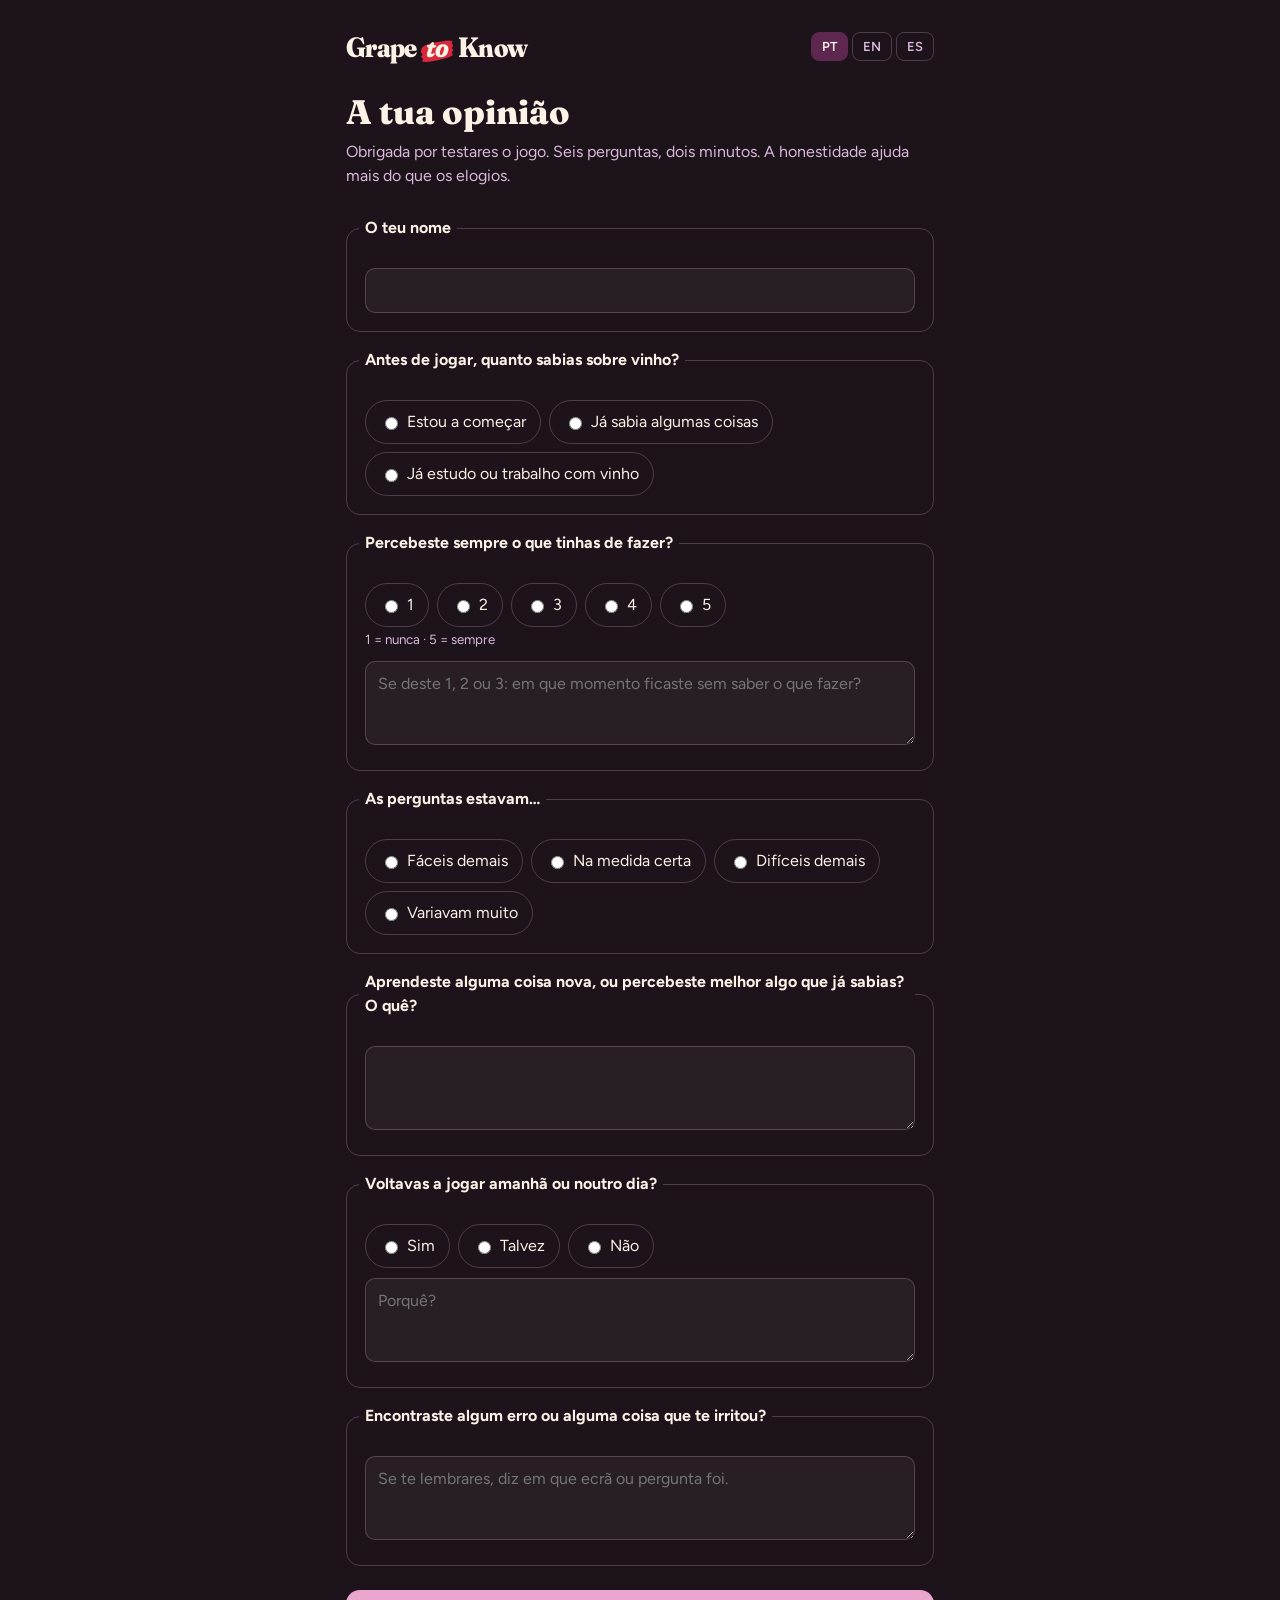
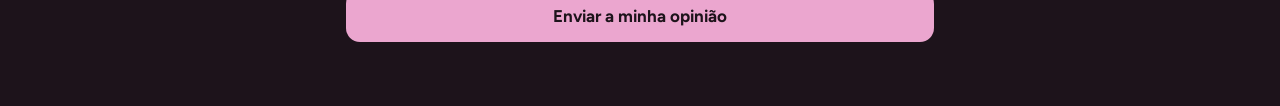
<file: opiniao/index.html>
<!doctype html>
<html lang="pt-PT"><head><meta charset="utf-8">
<meta name="viewport" content="width=device-width,initial-scale=1">
<meta name="robots" content="noindex,nofollow">
<title>Grape to Know · A tua opinião</title>
<link rel="preconnect" href="https://fonts.googleapis.com"><link rel="preconnect" href="https://fonts.gstatic.com" crossorigin>
<link rel="stylesheet" href="https://fonts.googleapis.com/css2?family=Fraunces:opsz,wght@9..144,600;9..144,800&family=Figtree:wght@400;600;700&display=swap">
<style>
:root{--bg:#1D131B;--cream:#FBF3E6;--mauve:#D9B9D9;--pink:#EBA6CF;--plum:#5E2750;--red:#D9283C;--line:rgba(217,185,217,.25)}
*{box-sizing:border-box}body{margin:0;background:var(--bg);color:var(--cream);font:16px/1.5 Figtree,system-ui,sans-serif}
main{max-width:620px;margin:0 auto;padding:32px 16px 64px}
.top{display:flex;justify-content:space-between;align-items:center;gap:12px}
.langs button{background:none;border:1px solid var(--line);color:var(--mauve);border-radius:8px;padding:6px 10px;font:600 13px Figtree;cursor:pointer;margin-left:4px}
.langs button[aria-pressed=true]{background:var(--plum);color:var(--cream);border-color:var(--plum)}
h1{font:800 34px/1.15 Fraunces,serif;margin:32px 0 8px}p.sub{color:var(--mauve);margin:0 0 28px}
fieldset{border:1px solid var(--line);border-radius:14px;padding:18px;margin:0 0 16px}
legend{font-weight:700;padding:0 6px;margin-left:-6px}
.opts{display:flex;flex-wrap:wrap;gap:8px;margin-top:10px}
.opts label{display:flex;align-items:center;gap:6px;border:1px solid var(--line);border-radius:999px;padding:8px 14px;cursor:pointer;min-height:44px}
.opts input{accent-color:var(--pink)}
.opts label{transition:background-color .15s,border-color .15s,color .15s}
.opts label:hover{border-color:var(--mauve)}
.opts label:has(input:checked){background:var(--pink);border-color:var(--pink);color:var(--bg);font-weight:700}
.opts label:has(input:checked)::after{content:"✓";font-weight:800;margin-left:2px}
.opts label:has(input:checked) input{accent-color:var(--plum)}
.opts label:has(input:focus-visible){outline:3px solid var(--mauve);outline-offset:2px}
textarea,input[type=text]{width:100%;margin-top:10px;background:rgba(255,255,255,.05);border:1px solid var(--line);border-radius:10px;color:var(--cream);font:16px Figtree;padding:12px}
textarea{min-height:84px;resize:vertical}
button.env{width:100%;background:var(--pink);color:var(--bg);border:0;border-radius:14px;padding:16px;font:700 17px Figtree;cursor:pointer;margin-top:8px}
.ok{border:1px solid var(--pink);border-radius:14px;padding:24px;text-align:center}.ok h2{font:800 26px Fraunces,serif;margin:0 0 8px;color:var(--pink)}
.ok a{color:var(--pink)}
body.feito .top{justify-content:center}
body.feito h1{display:none}
body.feito main{min-height:100vh;min-height:100dvh;display:flex;flex-direction:column}
body.feito .ok{margin:auto 0;padding-bottom:12vh}
body.feito .ok{border:0;padding:0;display:flex;flex-direction:column;align-items:center;gap:20px;text-align:center}
body.feito .ok h2{font-size:clamp(34px,9.5vw,56px);line-height:1.08;margin:0;max-width:11em;text-wrap:balance}
body.feito .ok p{margin:0;max-width:28em;text-wrap:balance;font-size:18px}
body.feito .ok .assin{color:var(--pink);font-weight:700;margin-top:-6px}
body.feito .ok p:last-child{margin-top:12px}
body.feito .ok a{display:inline-block;background:var(--pink);color:var(--bg);text-decoration:none;font:700 18px Figtree,sans-serif;border-radius:999px;padding:14px 28px}.erro{color:#ff9b9b}[hidden]{display:none!important}
</style><link rel="stylesheet" href="/logo.css"></head><body><main>
<div class="top"><a class="logo-gtk" href="/" aria-label="Grape to Know"><span>Grape</span><i class="logo-to"><svg class="pincel" viewBox="0 0 120 60" preserveAspectRatio="none" aria-hidden="true"><path d="M6 20 C18 10 52 8 82 7 C96 6 108 6 116 9 L113 15 L118 19 L112 26 L117 31 L110 37 L114 43 C96 50 64 52 40 54 C26 55 14 56 4 52 L9 46 L2 41 L8 35 L3 29 Z"/></svg><span>to</span></i><span>Know</span></a>
<span class="langs"><button data-l="pt">PT</button><button data-l="en">EN</button><button data-l="es">ES</button></span></div>
<h1 data-t="h1">A tua opinião</h1>
<p class="sub" data-t="sub">Obrigada por testares o jogo. Seis perguntas, dois minutos. A honestidade ajuda mais do que os elogios.</p>
<form id="op" name="opiniao" method="POST" data-netlify="true" netlify-honeypot="bot-field">
<input type="hidden" name="form-name" value="opiniao">
<p hidden><label>Não preencher: <input name="bot-field"></label></p>
<input type="hidden" name="lingua" id="f-lingua"><input type="hidden" name="progresso" id="f-prog">
<fieldset><legend data-t="nome">O teu nome</legend><input type="text" name="nome" id="f-nome" maxlength="40"></fieldset>
<fieldset><legend data-t="q0">Antes de jogar, quanto sabias sobre vinho?</legend>
<div class="opts"><label><input type="radio" name="experiencia" value="comecar" required><span data-t="q0a">Estou a começar</span></label><label><input type="radio" name="experiencia" value="algumas"><span data-t="q0b">Já sabia algumas coisas</span></label><label><input type="radio" name="experiencia" value="estudo-trabalho"><span data-t="q0c">Já estudo ou trabalho com vinho</span></label></div></fieldset>
<fieldset><legend data-t="q1">Percebeste sempre o que tinhas de fazer?</legend>
<div class="opts"><label><input type="radio" name="percebeu" value="1" required>1</label><label><input type="radio" name="percebeu" value="2">2</label><label><input type="radio" name="percebeu" value="3">3</label><label><input type="radio" name="percebeu" value="4">4</label><label><input type="radio" name="percebeu" value="5">5</label></div>
<small data-t="q1s" style="color:var(--mauve)">1 = nunca · 5 = sempre</small>
<textarea name="ficou-perdido" data-tp="q1p" placeholder="Se deste 1, 2 ou 3: em que momento ficaste sem saber o que fazer?"></textarea></fieldset>
<fieldset><legend data-t="q2">As perguntas estavam…</legend>
<div class="opts"><label><input type="radio" name="dificuldade" value="faceis"><span data-t="q2a">Fáceis demais</span></label><label><input type="radio" name="dificuldade" value="certas"><span data-t="q2b">Na medida certa</span></label><label><input type="radio" name="dificuldade" value="dificeis"><span data-t="q2c">Difíceis demais</span></label><label><input type="radio" name="dificuldade" value="variavam"><span data-t="q2d">Variavam muito</span></label></div></fieldset>
<fieldset><legend data-t="q3">Aprendeste alguma coisa nova, ou percebeste melhor algo que já sabias? O quê?</legend><textarea name="aprendeu"></textarea></fieldset>
<fieldset><legend data-t="q4">Voltavas a jogar amanhã ou noutro dia?</legend>
<div class="opts"><label><input type="radio" name="voltava" value="sim"><span data-t="sim">Sim</span></label><label><input type="radio" name="voltava" value="talvez"><span data-t="talvez">Talvez</span></label><label><input type="radio" name="voltava" value="nao"><span data-t="nao">Não</span></label></div>
<textarea name="voltava-porque" data-tp="porque" placeholder="Porquê?"></textarea></fieldset>
<fieldset><legend data-t="q5">Encontraste algum erro ou alguma coisa que te irritou?</legend><textarea name="erros" data-tp="q5p" placeholder="Se te lembrares, diz em que ecrã ou pergunta foi."></textarea></fieldset>
<button class="env" type="submit" data-t="env">Enviar a minha opinião</button>
<p class="erro" id="erro" hidden data-t="erro">Não foi possível enviar. Tenta outra vez daqui a pouco.</p>
</form>
<div class="ok" id="ok" hidden><h2 data-t="okh">Obrigada!</h2><p><a href="/" data-t="voltar">Voltar ao site</a></p></div>
</main>
<script>
const T={en:{h1:"Your feedback",sub:"Thank you for testing the game. Six questions, two minutes. Honesty helps more than compliments.",nome:"Your name",q0:"Before playing, how much did you know about wine?",q0a:"I'm just starting",q0b:"I knew a few things",q0c:"I study or work with wine",q1p:"If you gave 1, 2 or 3: at what moment did you not know what to do?",q2d:"They varied a lot",q5p:"If you remember, tell us which screen or question it was.",q1:"Did you always understand what to do?",q1s:"1 = never · 5 = always",q2:"The questions were…",q2a:"Too easy",q2b:"Just right",q2c:"Too hard",q3:"Did you learn something new, or understand better something you already knew? What?",q4:"Would you play again tomorrow or another day?",sim:"Yes",talvez:"Maybe",nao:"No",porque:"Why?",q5:"Did you find any mistake or anything that annoyed you?",env:"Send my feedback",erro:"It couldn't be sent. Please try again in a moment.",okh:"Thank you!",okp:"Your feedback arrived. It will help make the game better for the next players.",voltar:"Back to the site"},
es:{h1:"Tu opinión",sub:"Gracias por probar el juego. Seis preguntas, dos minutos. La sinceridad ayuda más que los elogios.",nome:"Tu nombre",q0:"Antes de jugar, ¿cuánto sabías de vino?",q0a:"Estoy empezando",q0b:"Ya sabía algunas cosas",q0c:"Ya estudio o trabajo con vino",q1p:"Si diste 1, 2 o 3: ¿en qué momento no supiste qué hacer?",q2d:"Variaban mucho",q5p:"Si te acuerdas, dinos en qué pantalla o pregunta fue.",q1:"¿Entendiste siempre lo que tenías que hacer?",q1s:"1 = nunca · 5 = siempre",q2:"Las preguntas eran…",q2a:"Demasiado fáciles",q2b:"En su punto",q2c:"Demasiado difíciles",q3:"¿Aprendiste algo nuevo, o entendiste mejor algo que ya sabías? ¿Qué?",q4:"¿Volverías a jugar mañana u otro día?",sim:"Sí",talvez:"Quizás",nao:"No",porque:"¿Por qué?",q5:"¿Encontraste algún error o algo que te molestó?",env:"Enviar mi opinión",erro:"No se pudo enviar. Inténtalo de nuevo en un momento.",okh:"¡Gracias!",okp:"Tu opinión ha llegado. Ayudará a mejorar el juego para los siguientes jugadores.",voltar:"Volver al sitio"}};
const PT={};document.querySelectorAll("[data-t]").forEach(e=>PT[e.dataset.t]=e.textContent);document.querySelectorAll("[data-tp]").forEach(e=>PT[e.dataset.tp]=e.placeholder);
const ls=k=>{try{return localStorage.getItem(k)}catch(e){return null}};
function lang(l){const d=l==="pt"?PT:T[l];document.documentElement.lang=l==="pt"?"pt-PT":l;
 document.querySelectorAll("[data-t]").forEach(e=>e.textContent=d[e.dataset.t]);document.querySelectorAll("[data-tp]").forEach(e=>e.placeholder=d[e.dataset.tp]);
 document.querySelectorAll(".langs button").forEach(b=>b.setAttribute("aria-pressed",b.dataset.l===l));document.getElementById("f-lingua").value=l;try{localStorage.setItem("gtk-lang",l)}catch(e){}}
const q=new URLSearchParams(location.search).get("lang");let L=(q||ls("gtk-lang")||"pt").slice(0,2);if(!["pt","en","es"].includes(L))L="pt";lang(L);
document.querySelectorAll(".langs button").forEach(b=>b.onclick=()=>lang(b.dataset.l));
document.getElementById("f-nome").value=ls("gtk-nome")||"";
const prog={};["gtk-niveis-uva","gtk-niveis-vinha","gtk-trilha","gtk-char"].forEach(k=>{const v=ls(k);if(v)prog[k]=v.slice(0,800)});document.getElementById("f-prog").value=JSON.stringify(prog);
const f=document.getElementById("op");f.onsubmit=async e=>{e.preventDefault();document.getElementById("erro").hidden=true;
 try{const r=await fetch("/",{method:"POST",headers:{"Content-Type":"application/x-www-form-urlencoded"},body:new URLSearchParams(new FormData(f)).toString()});if(!r.ok)throw 0;f.hidden=true;document.querySelector(".sub").hidden=true;document.body.classList.add("feito");document.getElementById("ok").hidden=false;scrollTo(0,0)}
 catch(err){document.getElementById("erro").hidden=false}};
</script></body></html>
</file>
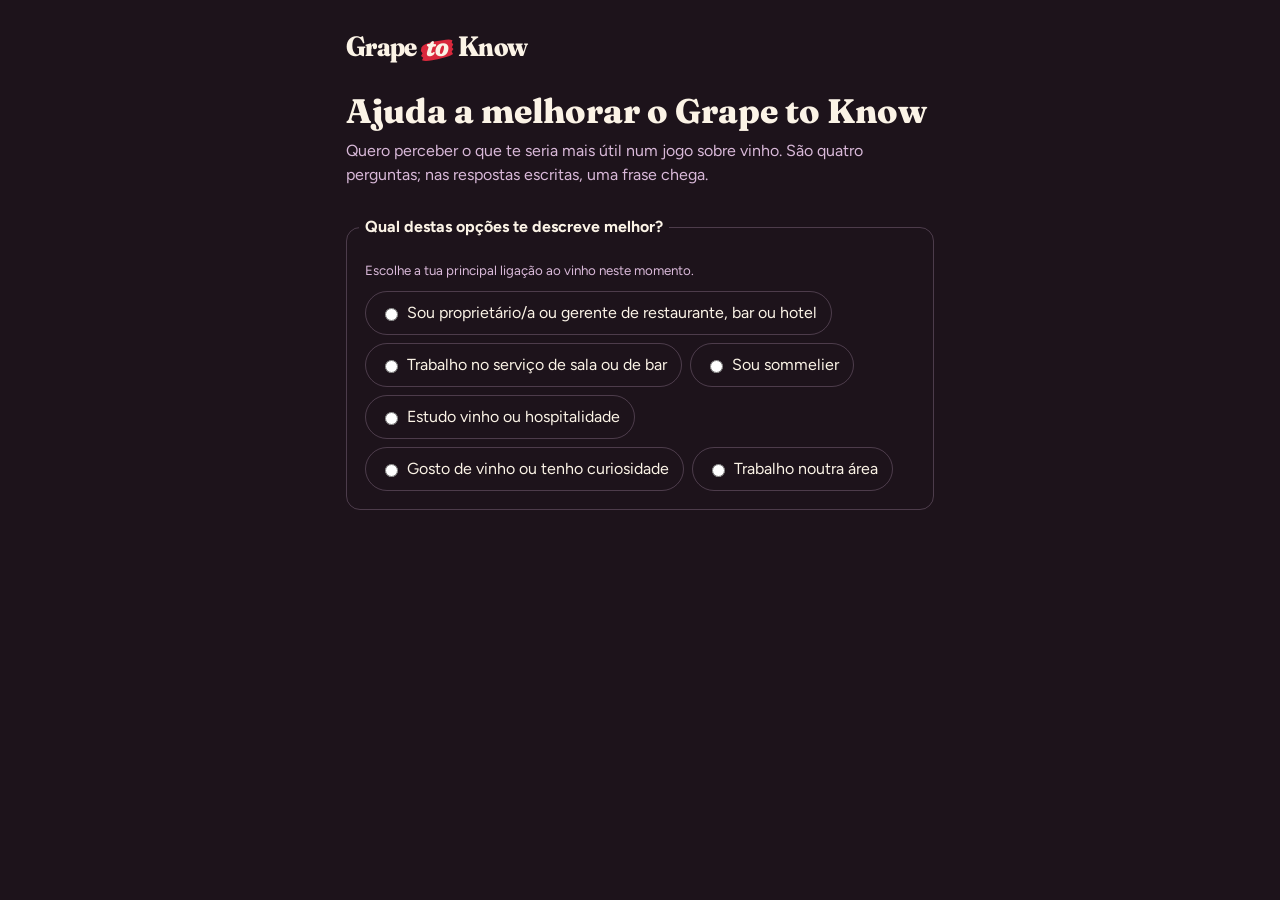
<file: pesquisa/index.html>
<!doctype html>
<html lang="pt-PT"><head><meta charset="utf-8">
<meta name="viewport" content="width=device-width,initial-scale=1">
<meta name="robots" content="noindex,nofollow">
<title>Grape to Know · Ajuda a melhorar</title>
<link rel="preconnect" href="https://fonts.googleapis.com"><link rel="preconnect" href="https://fonts.gstatic.com" crossorigin>
<link rel="stylesheet" href="https://fonts.googleapis.com/css2?family=Fraunces:opsz,wght@9..144,600;9..144,800&family=Figtree:wght@400;600;700&display=swap">
<style>
:root{--bg:#1D131B;--cream:#FBF3E6;--mauve:#D9B9D9;--pink:#EBA6CF;--plum:#5E2750;--red:#D9283C;--line:rgba(217,185,217,.25)}
*{box-sizing:border-box}body{margin:0;background:var(--bg);color:var(--cream);font:16px/1.5 Figtree,system-ui,sans-serif}
main{max-width:620px;margin:0 auto;padding:32px 16px 64px}
.top{display:flex;justify-content:space-between;align-items:center;gap:12px}
.langs button{background:none;border:1px solid var(--line);color:var(--mauve);border-radius:8px;padding:6px 10px;font:600 13px Figtree;cursor:pointer;margin-left:4px}
.langs button[aria-pressed=true]{background:var(--plum);color:var(--cream);border-color:var(--plum)}
h1{font:800 34px/1.15 Fraunces,serif;margin:32px 0 8px}p.sub{color:var(--mauve);margin:0 0 28px}
fieldset{border:1px solid var(--line);border-radius:14px;padding:18px;margin:0 0 16px}
legend{font-weight:700;padding:0 6px;margin-left:-6px}
.opts{display:flex;flex-wrap:wrap;gap:8px;margin-top:10px}
.opts label{display:flex;align-items:center;gap:6px;border:1px solid var(--line);border-radius:999px;padding:8px 14px;cursor:pointer;min-height:44px}
.opts input{accent-color:var(--pink)}
.opts label{transition:background-color .15s,border-color .15s,color .15s}
.opts label:hover{border-color:var(--mauve)}
.opts label:has(input:checked){background:var(--pink);border-color:var(--pink);color:var(--bg);font-weight:700}
.opts label:has(input:checked)::after{content:"✓";font-weight:800;margin-left:2px}
.opts label:has(input:checked) input{accent-color:var(--plum)}
.opts label:has(input:focus-visible){outline:3px solid var(--mauve);outline-offset:2px}
textarea,input[type=text],input[type=email]{width:100%;margin-top:10px;background:rgba(255,255,255,.05);border:1px solid var(--line);border-radius:10px;color:var(--cream);font:16px Figtree;padding:12px}
textarea{min-height:84px;resize:vertical}
button.env{width:100%;background:var(--pink);color:var(--bg);border:0;border-radius:14px;padding:16px;font:700 17px Figtree;cursor:pointer;margin-top:8px}
.ok{border:1px solid var(--pink);border-radius:14px;padding:24px;text-align:center}.ok h2{font:800 26px Fraunces,serif;margin:0 0 8px;color:var(--pink)}
.ok a{color:var(--pink)}
body.feito .top{justify-content:center}
body.feito h1{display:none}
body.feito main{min-height:100vh;min-height:100dvh;display:flex;flex-direction:column}
body.feito .ok{margin:auto 0;padding-bottom:12vh}
body.feito .ok{border:0;padding:0;display:flex;flex-direction:column;align-items:center;gap:20px;text-align:center}
body.feito .ok h2{font-size:clamp(34px,9.5vw,56px);line-height:1.08;margin:0;max-width:11em;text-wrap:balance}
body.feito .ok p{margin:0;max-width:28em;text-wrap:balance;font-size:18px}
body.feito .ok .assin{color:var(--pink);font-weight:700;margin-top:-6px}
body.feito .ok p:nth-of-type(2){margin-top:-10px}
body.feito .ok p:last-child{margin-top:12px}
body.feito .ok a{display:inline-block;background:var(--pink);color:var(--bg);text-decoration:none;font:700 18px Figtree,sans-serif;border-radius:999px;padding:14px 28px}.erro{color:#ff9b9b}[hidden]{display:none!important}
small.dica{display:block;color:var(--mauve);margin-top:4px}.sec{display:contents}
</style><link rel="stylesheet" href="/logo.css"></head><body><main>
<div class="top"><a class="logo-gtk" href="/" aria-label="Grape to Know"><span>Grape</span><i class="logo-to"><svg class="pincel" viewBox="0 0 120 60" preserveAspectRatio="none" aria-hidden="true"><path d="M6 20 C18 10 52 8 82 7 C96 6 108 6 116 9 L113 15 L118 19 L112 26 L117 31 L110 37 L114 43 C96 50 64 52 40 54 C26 55 14 56 4 52 L9 46 L2 41 L8 35 L3 29 Z"/></svg><span>to</span></i><span>Know</span></a></div>
<h1>Ajuda a melhorar o Grape to Know</h1>
<p class="sub">Quero perceber o que te seria mais útil num jogo sobre vinho. São quatro perguntas; nas respostas escritas, uma frase chega.</p>
<form id="pq" name="pesquisa" method="POST" data-netlify="true" netlify-honeypot="bot-field">
<input type="hidden" name="form-name" value="pesquisa"><p hidden><label>Não preencher: <input name="bot-field"></label></p>
<fieldset><legend>Qual destas opções te descreve melhor?</legend><small class="dica">Escolhe a tua principal ligação ao vinho neste momento.</small><div class="opts"><label><input type="radio" name="perfil" value="Sou proprietário/a ou gerente de restaurante, bar ou hotel" data-g="gerente" required><span>Sou proprietário/a ou gerente de restaurante, bar ou hotel</span></label><label><input type="radio" name="perfil" value="Trabalho no serviço de sala ou de bar" data-g="sala"><span>Trabalho no serviço de sala ou de bar</span></label><label><input type="radio" name="perfil" value="Sou sommelier" data-g="sommelier"><span>Sou sommelier</span></label><label><input type="radio" name="perfil" value="Estudo vinho ou hospitalidade" data-g="outro"><span>Estudo vinho ou hospitalidade</span></label><label><input type="radio" name="perfil" value="Gosto de vinho ou tenho curiosidade" data-g="outro"><span>Gosto de vinho ou tenho curiosidade</span></label><label><input type="radio" name="perfil" value="Trabalho noutra área" data-g="outro"><span>Trabalho noutra área</span></label></div><div id="area" hidden><input type="text" name="area" placeholder="Qual é a tua área?" maxlength="80"></div></fieldset>
<div id="resto" hidden>
<div class="sec" data-s="sala"><fieldset><legend>Em que situação gostavas de ter mais facilidade?</legend><small class="dica">Escolhe até duas.</small><div class="opts" data-max="2" data-g="facilidade-no-servico"><label><input type="checkbox" value="Recomendar um vinho ao gosto do cliente"><span>Recomendar um vinho ao gosto do cliente</span></label><label><input type="checkbox" value="Explicar um vinho de forma simples"><span>Explicar um vinho de forma simples</span></label><label><input type="checkbox" value="Sugerir uma harmonização"><span>Sugerir uma harmonização</span></label><label><input type="checkbox" value="Responder a perguntas sobre castas e regiões"><span>Responder a perguntas sobre castas e regiões</span></label><label><input type="checkbox" value="Servir e conservar vinho"><span>Servir e conservar vinho</span></label><label><input type="checkbox" value="Outra situação"><span>Outra situação</span></label><label><input type="checkbox" value="Nenhuma destas"><span>Nenhuma destas</span></label></div><input type="hidden" name="facilidade-no-servico"></fieldset></div>
<div class="sec" data-s="sommelier"><fieldset><legend>O que gostavas de aprofundar mais?</legend><small class="dica">Escolhe até duas.</small><div class="opts" data-max="2" data-g="aprofundar-sommelier"><label><input type="checkbox" value="Regiões e sub-regiões"><span>Regiões e sub-regiões</span></label><label><input type="checkbox" value="Gestão da carta de vinhos"><span>Gestão da carta de vinhos</span></label><label><input type="checkbox" value="Harmonizações mais difíceis"><span>Harmonizações mais difíceis</span></label><label><input type="checkbox" value="Formar e orientar a equipa"><span>Formar e orientar a equipa</span></label><label><input type="checkbox" value="Servir e conservar (temperatura, decantação, copos)"><span>Servir e conservar (temperatura, decantação, copos)</span></label><label><input type="checkbox" value="Preparar-me para um exame"><span>Preparar-me para um exame</span></label><label><input type="checkbox" value="Outra situação"><span>Outra situação</span></label><label><input type="checkbox" value="Nenhuma destas"><span>Nenhuma destas</span></label></div><input type="hidden" name="aprofundar-sommelier"></fieldset></div>
<div class="sec" data-s="gerente"><fieldset><legend>Onde seria mais útil reforçar os conhecimentos da tua equipa?</legend><small class="dica">Escolhe até duas.</small><div class="opts" data-max="2" data-g="reforcar-na-equipa"><label><input type="checkbox" value="Conhecer a carta de vinhos"><span>Conhecer a carta de vinhos</span></label><label><input type="checkbox" value="Recomendar vinho ao cliente"><span>Recomendar vinho ao cliente</span></label><label><input type="checkbox" value="Explicar harmonizações"><span>Explicar harmonizações</span></label><label><input type="checkbox" value="Servir e conservar vinho"><span>Servir e conservar vinho</span></label><label><input type="checkbox" value="Preparar quem acaba de entrar na equipa"><span>Preparar quem acaba de entrar na equipa</span></label><label><input type="checkbox" value="Outra área"><span>Outra área</span></label><label><input type="checkbox" value="Não identifico essa necessidade neste momento"><span>Não identifico essa necessidade neste momento</span></label></div><input type="hidden" name="reforcar-na-equipa"></fieldset></div>
<div class="sec" data-s="outro"><fieldset><legend>O que gostavas de conseguir fazer melhor?</legend><small class="dica">Escolhe até duas.</small><div class="opts" data-max="2" data-g="fazer-melhor"><label><input type="checkbox" value="Escolher um vinho de que goste"><span>Escolher um vinho de que goste</span></label><label><input type="checkbox" value="Descrever o que sinto ao provar"><span>Descrever o que sinto ao provar</span></label><label><input type="checkbox" value="Combinar vinho e comida"><span>Combinar vinho e comida</span></label><label><input type="checkbox" value="Entender castas e regiões"><span>Entender castas e regiões</span></label><label><input type="checkbox" value="Perceber como o vinho é feito"><span>Perceber como o vinho é feito</span></label><label><input type="checkbox" value="Preparar-me para um exame"><span>Preparar-me para um exame</span></label><label><input type="checkbox" value="Outra coisa"><span>Outra coisa</span></label></div><input type="hidden" name="fazer-melhor"></fieldset></div>
<div class="sec" data-s="sala sommelier outro"><fieldset><legend>Que dúvida sobre vinho gostavas de esclarecer?</legend><small class="dica">Escreve como te vier à cabeça.</small><textarea name="duvida"></textarea></fieldset></div>
<div class="sec" data-s="sala sommelier"><fieldset><legend>Que pergunta sobre vinho os clientes te fazem mais vezes?</legend><small class="dica">Se não te recordas de nenhuma, podes deixar em branco.</small><textarea name="pergunta-dos-clientes"></textarea></fieldset></div>
<div class="sec" data-s="gerente"><fieldset><legend>Que pergunta sobre vinho aparece mais vezes na tua equipa?</legend><small class="dica">Se não te recordas de nenhuma, podes deixar em branco.</small><textarea name="pergunta-da-equipa"></textarea></fieldset></div>
<fieldset><legend>Que jogo te dá vontade de voltar a jogar?</legend><small class="dica">Pode ser no telemóvel ou fora dele. Se não jogas, podes saltar esta pergunta.</small><input type="text" name="jogo-favorito" maxlength="120"></fieldset>
<div class="sec" data-s="sala sommelier outro"><fieldset><legend>Como gostavas de ter acesso completo ao Grape to Know?</legend><div class="opts"><label><input type="radio" name="acesso" value="Assinatura mensal ou anual, com desconto no anual"><span>Assinatura mensal ou anual, com desconto no anual</span></label><label><input type="radio" name="acesso" value="Pagamento único"><span>Pagamento único</span></label><label><input type="radio" name="acesso" value="Usava só a versão gratuita"><span>Usava só a versão gratuita</span></label></div></fieldset></div>
<div class="sec" data-s="gerente"><fieldset><legend>Como gostavas de ter acesso completo ao Grape to Know para a tua equipa?</legend><div class="opts"><label><input type="radio" name="acesso-equipa" value="Assinatura mensal ou anual para a equipa, com desconto no anual"><span>Assinatura mensal ou anual para a equipa, com desconto no anual</span></label><label><input type="radio" name="acesso-equipa" value="Pagamento único"><span>Pagamento único</span></label><label><input type="radio" name="acesso-equipa" value="Usávamos só a versão gratuita"><span>Usávamos só a versão gratuita</span></label></div></fieldset></div>
<fieldset><legend>Queres participar num próximo teste do Grape to Know?</legend><small class="dica">Deixa o teu email para receberes um convite. É opcional.</small><input type="email" name="email" maxlength="80"></fieldset>
<button class="env" type="submit">Enviar respostas</button>
<p class="erro" id="erro" hidden>Não foi possível enviar. Tenta outra vez daqui a pouco.</p>
<p class="erro" id="falta" hidden>Falta escolher pelo menos uma opção na primeira pergunta depois do perfil.</p>
</div></form>
<div class="ok" id="ok" hidden><h2>Obrigada pelo teu tempo!</h2><p>Vou ter em conta o que partilhaste<br>nos próximos passos do <span style="white-space:nowrap">Grape to Know</span>.</p><p>Até à próxima ronda!</p><p class="assin">— Pri</p><p><a href="/">Voltar ao site</a></p></div>
</main>
<script>
const f=document.getElementById("pq");let G="";
function grupo(g){G=g;document.getElementById("resto").hidden=false;
 document.querySelectorAll(".sec").forEach(s=>{const on=s.dataset.s.split(" ").includes(g);s.hidden=!on;s.style.display=on?"":"none";s.querySelectorAll("input,textarea").forEach(i=>i.disabled=!on)})}
document.querySelectorAll('input[name=perfil]').forEach(r=>r.onchange=()=>{grupo(r.dataset.g);const o=r.value==="Trabalho noutra área";document.getElementById("area").hidden=!o});
document.querySelectorAll(".opts[data-max]").forEach(b=>b.addEventListener("change",e=>{const c=b.querySelectorAll("input:checked");if(c.length>2)e.target.checked=false}));
const mapa={gerentes:0,sala:1,sommelier:2,curiosos:4};const g=new URLSearchParams(location.search).get("g");
if(g in mapa){const r=document.querySelectorAll('input[name=perfil]')[mapa[g]];r.checked=true;r.onchange()}
f.onsubmit=async e=>{e.preventDefault();document.getElementById("erro").hidden=true;
 let ok=true;document.querySelectorAll(".opts[data-max]").forEach(b=>{const sec=b.closest(".sec");const h=b.nextElementSibling;
  const v=[...b.querySelectorAll("input:checked")].map(i=>i.value);h.value=v.join(" · ");if(!sec.hidden&&!v.length)ok=false});
 document.getElementById("falta").hidden=ok;if(!ok)return;
 try{const r=await fetch("/",{method:"POST",headers:{"Content-Type":"application/x-www-form-urlencoded"},body:new URLSearchParams(new FormData(f)).toString()});if(!r.ok)throw 0;
 f.hidden=true;document.querySelector(".sub").hidden=true;document.body.classList.add("feito");document.getElementById("ok").hidden=false;scrollTo(0,0)}
 catch(x){document.getElementById("erro").hidden=false}};
</script></body></html>
</file>
<file: logo.css>
/* Logo oficial Grape to Know: pincel vermelho atrás do "to". Usar sempre este bloco (ver README). */
.logo-gtk{font-family:Fraunces,serif;font-weight:800;font-size:var(--logo-size,28px);line-height:1;letter-spacing:-.025em;color:#FBF3E6;text-decoration:none;white-space:nowrap;font-variation-settings:"SOFT" 50,"WONK" 1,"opsz" 144;display:inline-flex;align-items:baseline;column-gap:.2em}
.logo-gtk .logo-to{position:relative;display:inline-block;font-style:italic;font-weight:700;padding:0 .14em;isolation:isolate;font-variation-settings:"SOFT" 100,"WONK" 1,"opsz" 144}
.logo-gtk .logo-to span{position:relative;z-index:1}
.logo-gtk .pincel{position:absolute;z-index:0;left:-.06em;top:.22em;width:calc(100% + .14em);height:.86em;transform:rotate(-5deg);fill:#D9283C}
</file>
